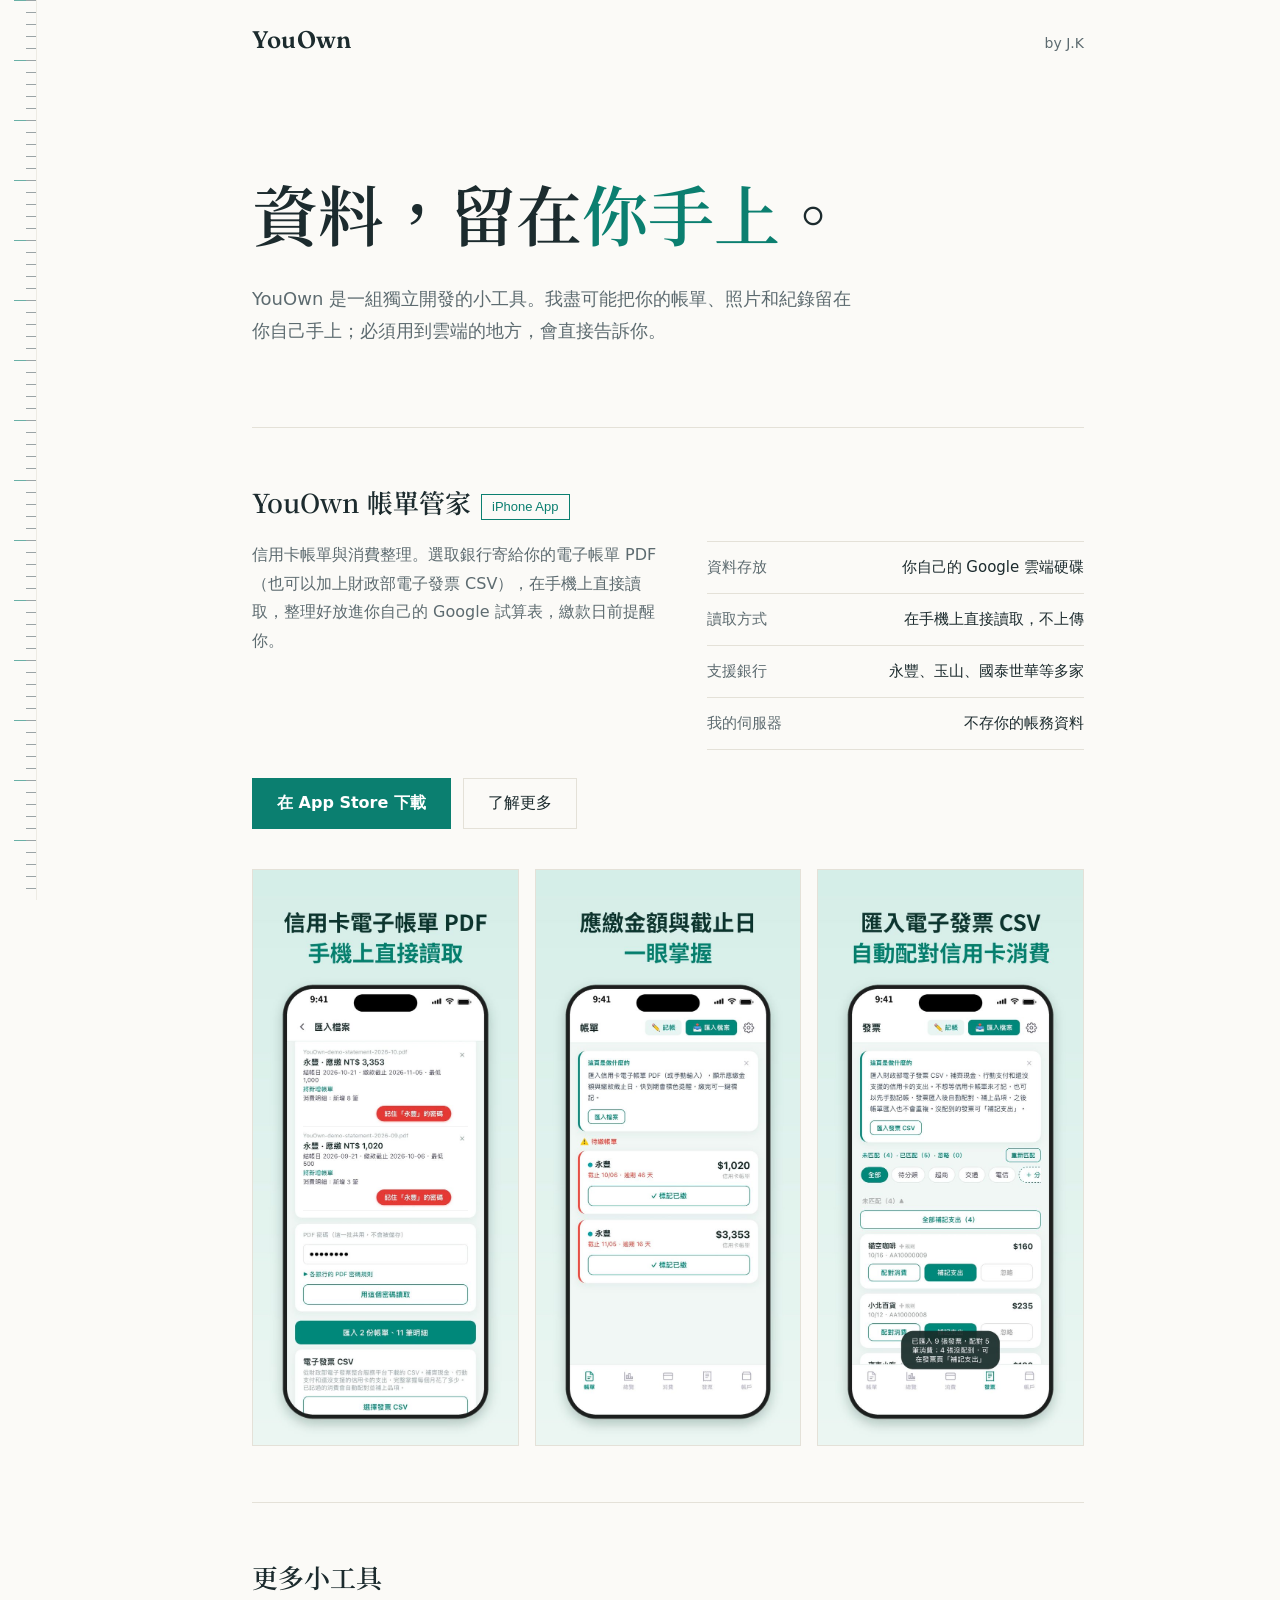
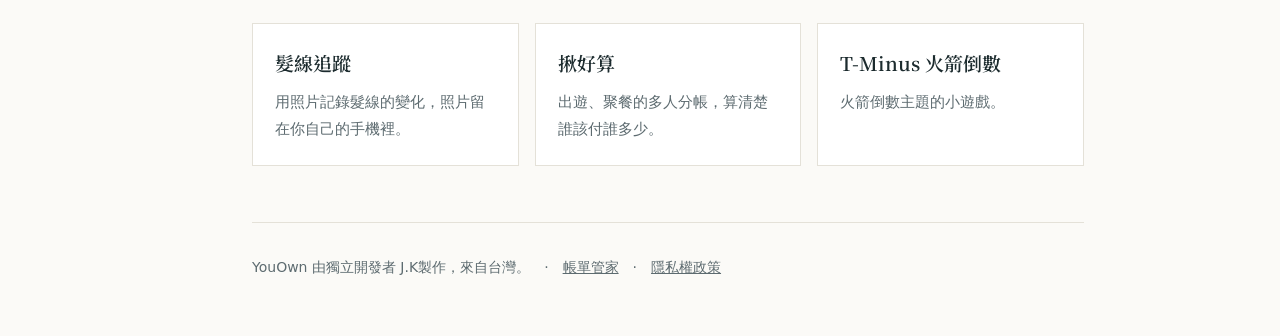
<file: index.html>
<!DOCTYPE html>
<html lang="zh-Hant-TW">
<head>
<meta charset="utf-8">
<meta name="viewport" content="width=device-width, initial-scale=1">
<title>YouOwn｜資料留在你手上的小工具</title>
<meta name="description" content="YouOwn 是一組把資料留在你手上的小工具：信用卡帳單管家、髮線追蹤、揪好算分帳、T-Minus 火箭倒數。">
<link rel="canonical" href="https://youown.app/">
<meta property="og:type" content="website">
<meta property="og:locale" content="zh_TW">
<meta property="og:site_name" content="YouOwn">
<meta property="og:title" content="YouOwn｜資料留在你手上的小工具">
<meta property="og:description" content="信用卡帳單管家、髮線追蹤、揪好算分帳、T-Minus 火箭倒數。每個工具都會說清楚你的資料放在哪裡。">
<meta property="og:url" content="https://youown.app/">
<meta name="theme-color" content="#fbfaf7">
<link rel="icon" href="/favicon.svg" type="image/svg+xml">
<link rel="apple-touch-icon" href="/apple-touch-icon.png">
<script type="application/ld+json">
{"@context":"https://schema.org","@graph":[
{"@type":"WebSite","name":"YouOwn","url":"https://youown.app/","inLanguage":"zh-Hant-TW"},
{"@type":"Organization","name":"YouOwn","url":"https://youown.app/","founder":{"@type":"Person","name":"J.K"}},
{"@type":"MobileApplication","name":"YouOwn 帳單管家","url":"https://youown.app/bills/","operatingSystem":"iOS","applicationCategory":"FinanceApplication","downloadUrl":"https://apps.apple.com/tw/app/youown-%E5%B8%B3%E5%96%AE%E7%AE%A1%E5%AE%B6/id6837612326"}
]}
</script>
<link rel="preconnect" href="https://fonts.googleapis.com">
<link rel="preconnect" href="https://fonts.gstatic.com" crossorigin>
<link href="https://fonts.googleapis.com/css2?family=Fraunces:opsz,wght@9..144,600&family=Noto+Serif+TC:wght@600&display=swap" rel="stylesheet">
<style>
:root{--bg:#fbfaf7;--ink:#1c2b2e;--mute:#5d6b70;--accent:#0b7f70;--line:#e4e1d8;--card:#fff}
*{box-sizing:border-box;margin:0}
html{scroll-padding-top:24px}
body{background:var(--bg);color:var(--ink);font:16px/1.8 "Noto Sans TC",system-ui,-apple-system,sans-serif;padding-left:56px}
body::before{content:"";position:fixed;left:0;top:0;bottom:0;width:36px;border-right:1px solid var(--line);opacity:.6;
background:repeating-linear-gradient(to bottom,var(--mute) 0 1px,transparent 1px 12px) right/10px 100% no-repeat,repeating-linear-gradient(to bottom,var(--accent) 0 1px,transparent 1px 60px) right/22px 100% no-repeat}
.wrap{max-width:880px;margin:0 auto;padding:0 24px}
a{color:inherit}
:focus-visible{outline:2px solid var(--accent);outline-offset:3px}
.serif{font-family:"Noto Serif TC","Fraunces",serif;font-weight:600}
header{display:flex;justify-content:space-between;align-items:baseline;padding:28px 0}
.mark{font:600 24px/1 "Fraunces",serif;letter-spacing:.01em;text-decoration:none}
.by{color:var(--mute);font-size:14px}
.hero{padding:88px 0 80px}
h1{font-size:clamp(36px,7vw,66px);line-height:1.25;margin-bottom:28px}
h1 em{font-style:normal;color:var(--accent)}
.lead{max-width:34em;color:var(--mute);font-size:18px}
section{border-top:1px solid var(--line);padding:56px 0}
h2{font-size:26px;line-height:1.4}
.status{display:inline-block;margin-left:10px;padding:1px 10px;border:1px solid var(--accent);color:var(--accent);font:400 13px/1.7 "Noto Sans TC",sans-serif;vertical-align:middle}
.flag{display:grid;grid-template-columns:1.1fr 1fr;gap:40px;margin-top:20px}
.flag p{color:var(--mute)}
dl{border-top:1px solid var(--line)}
dl div{display:flex;justify-content:space-between;gap:16px;padding:12px 0;border-bottom:1px solid var(--line);font-size:15px}
dt{color:var(--mute);flex:none}
dd{text-align:right}
.grid{display:grid;grid-template-columns:repeat(auto-fit,minmax(240px,1fr));gap:16px;margin-top:28px}
.card{display:block;background:var(--card);border:1px solid var(--line);padding:22px;text-decoration:none;transition:border-color .2s}
.card:hover{border-color:var(--accent)}
.card h3{font-size:19px;margin-bottom:8px}
.card p{color:var(--mute);font-size:15px}
.cta{display:flex;flex-wrap:wrap;gap:12px;margin-top:28px}
.btn{display:inline-block;background:var(--accent);color:#fff;font-weight:700;text-decoration:none;padding:10px 24px;border:1px solid var(--accent);transition:background .2s}
.btn:hover{background:#096b5e}
.btn.ghost{background:transparent;color:var(--ink);border-color:var(--line);font-weight:500}
.btn.ghost:hover{background:transparent;border-color:var(--accent)}
.shots{display:grid;grid-template-columns:repeat(3,1fr);gap:16px;margin-top:40px}
.shots img{display:block;width:100%;height:auto;border:1px solid var(--line)}
footer{border-top:1px solid var(--line);padding:32px 0 56px;color:var(--mute);font-size:14px}
@media(max-width:700px){body{padding-left:36px}body::before{width:20px}.flag{grid-template-columns:1fr}.shots{gap:10px}.hero{padding:56px 0}}
@media(prefers-reduced-motion:reduce){.card,.btn{transition:none}}
</style>
</head>
<body>
<div class="wrap">
<header>
<a class="mark" href="/">YouOwn</a>
<span class="by">by J.K</span>
</header>

<main>
<div class="hero">
<h1 class="serif">資料，留在<em>你手上</em>。</h1>
<p class="lead">YouOwn 是一組獨立開發的小工具。我盡可能把你的帳單、照片和紀錄留在你自己手上；必須用到雲端的地方，會直接告訴你。</p>
</div>

<section aria-labelledby="flagship">
<h2 id="flagship" class="serif">YouOwn 帳單管家<span class="status">iPhone App</span></h2>
<div class="flag">
<p>信用卡帳單與消費整理。選取銀行寄給你的電子帳單 PDF（也可以加上財政部電子發票 CSV），在手機上直接讀取，整理好放進你自己的 Google 試算表，繳款日前提醒你。</p>
<dl>
<div><dt>資料存放</dt><dd>你自己的 Google 雲端硬碟</dd></div>
<div><dt>讀取方式</dt><dd>在手機上直接讀取，不上傳</dd></div>
<div><dt>支援銀行</dt><dd>永豐、玉山、國泰世華等多家</dd></div>
<div><dt>我的伺服器</dt><dd>不存你的帳務資料</dd></div>
</dl>
</div>
<p class="cta"><a class="btn" href="https://apps.apple.com/tw/app/youown-%E5%B8%B3%E5%96%AE%E7%AE%A1%E5%AE%B6/id6837612326" rel="noopener">在 App Store 下載</a><a class="btn ghost" href="/bills/">了解更多</a></p>
<div class="shots">
<img src="/bills/screens/01-import.jpg" width="720" height="1565" alt="匯入信用卡電子帳單 PDF，在手機上直接讀取" loading="lazy">
<img src="/bills/screens/03-bills.jpg" width="720" height="1565" alt="帳單頁：應繳金額與繳款截止日" loading="lazy">
<img src="/bills/screens/06-invoices.jpg" width="720" height="1565" alt="發票頁：匯入電子發票 CSV，自動配對信用卡消費" loading="lazy">
</div>
</section>

<section aria-labelledby="more">
<h2 id="more" class="serif">更多小工具</h2>
<div class="grid">
<a class="card" href="/hairline-tracker/">
<h3 class="serif">髮線追蹤</h3>
<p>用照片記錄髮線的變化，照片留在你自己的手機裡。</p>
</a>
<a class="card" href="/joinfun/">
<h3 class="serif">揪好算</h3>
<p>出遊、聚餐的多人分帳，算清楚誰該付誰多少。</p>
</a>
<a class="card" href="/t-minus/">
<h3 class="serif">T-Minus 火箭倒數</h3>
<p>火箭倒數主題的小遊戲。</p>
</a>
</div>
</section>
</main>

<footer>YouOwn 由獨立開發者 J.K製作，來自台灣。　·　<a href="/bills/">帳單管家</a>　·　<a href="/bills/privacy/">隱私權政策</a></footer>
</div>
</body>
</html>
</file>
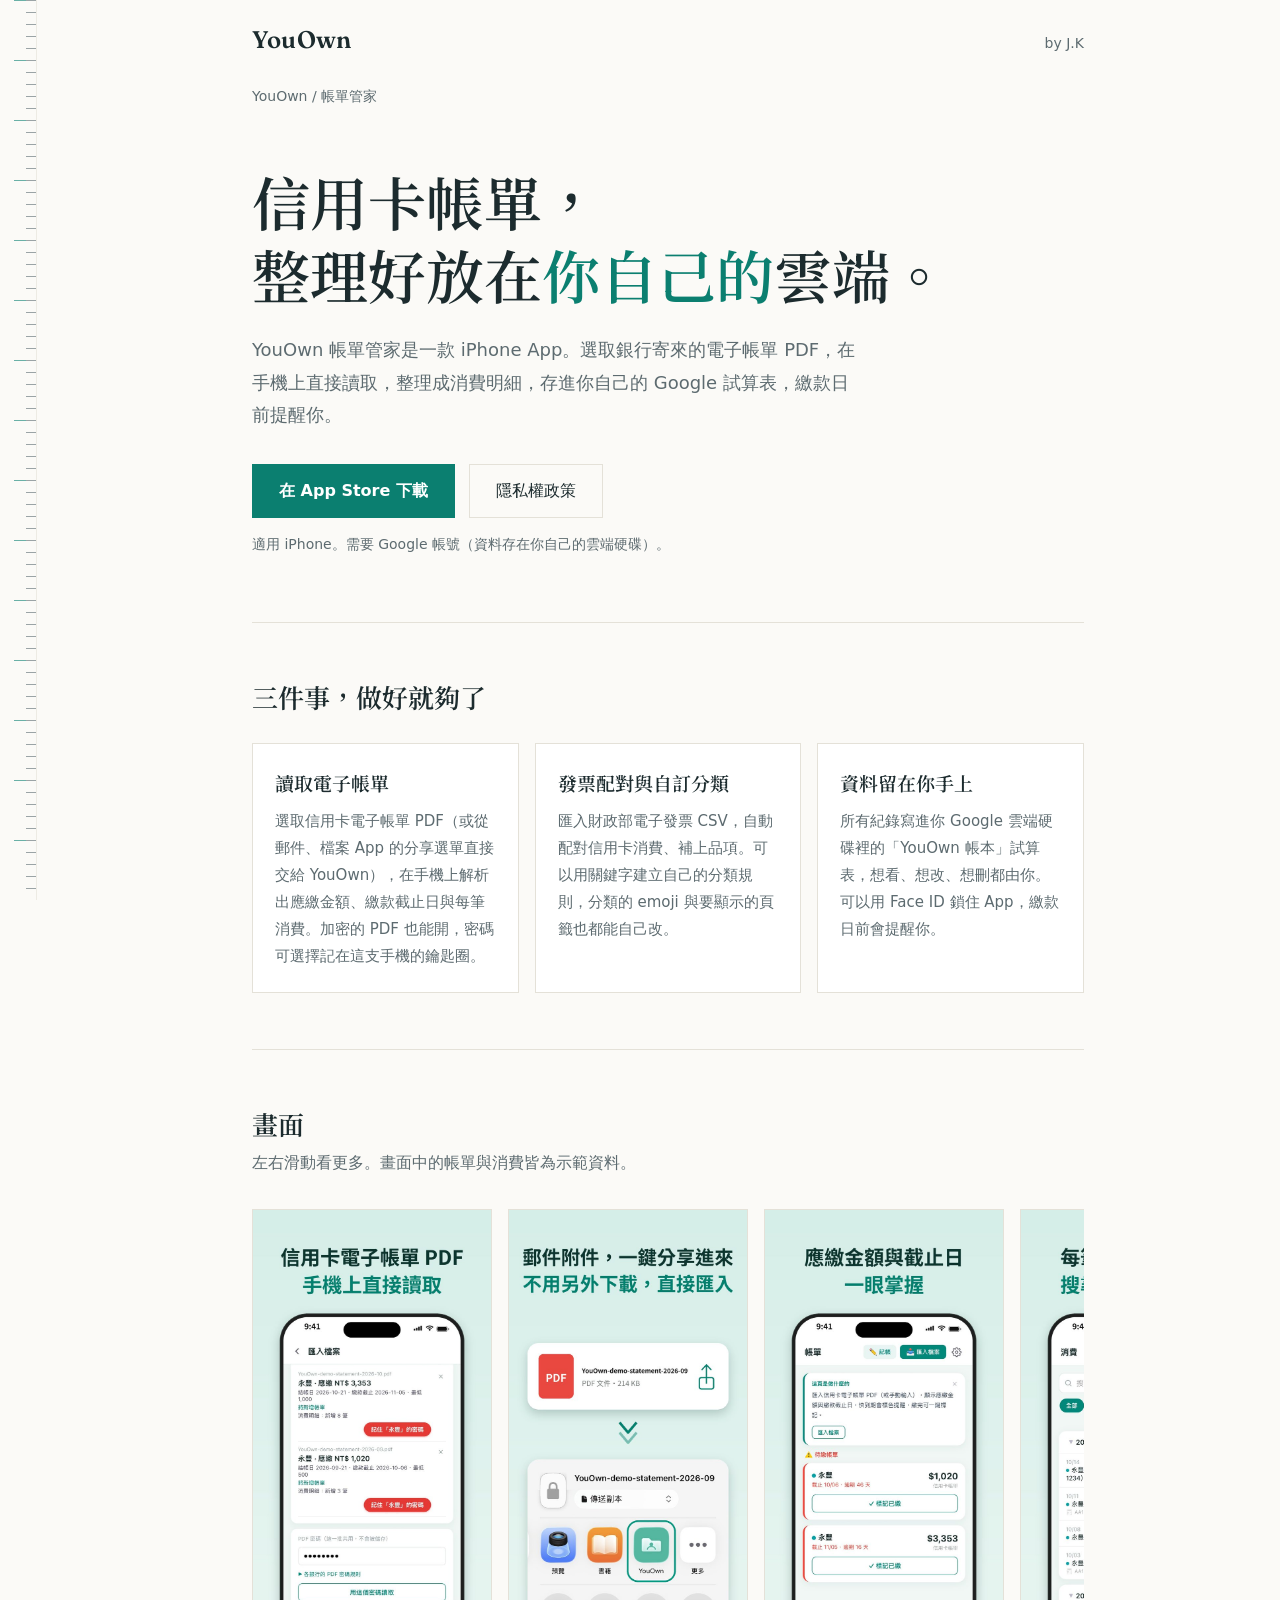
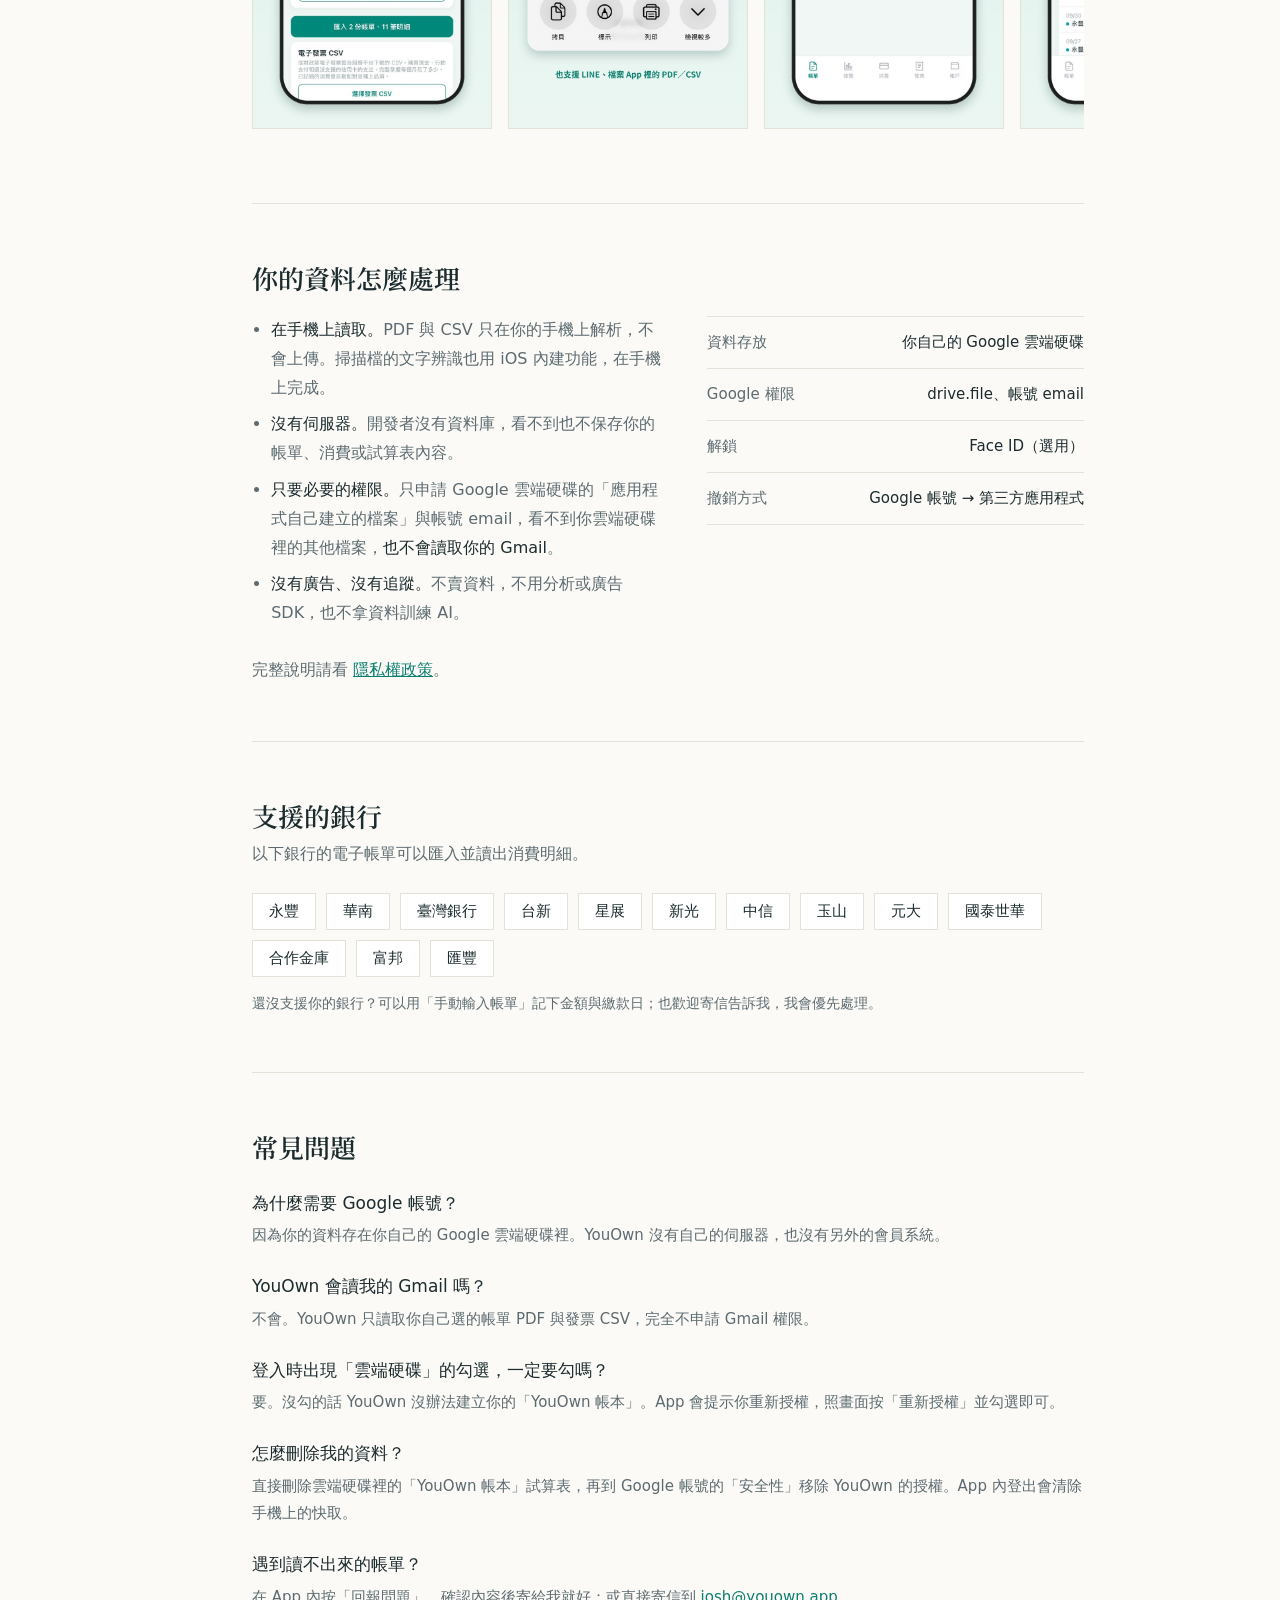
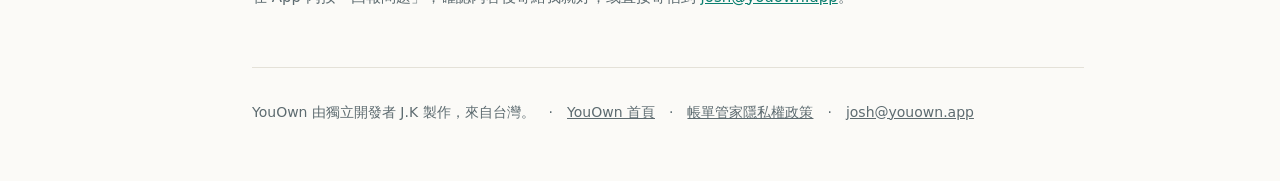
<file: bills/index.html>
<!DOCTYPE html>
<html lang="zh-Hant-TW">
<head>
<meta charset="utf-8">
<meta name="viewport" content="width=device-width, initial-scale=1">
<title>YouOwn 帳單管家｜信用卡帳單整理 iPhone App</title>
<meta name="description" content="YouOwn 帳單管家：在 iPhone 上直接讀取信用卡電子帳單 PDF 與電子發票 CSV，整理後存進你自己的 Google 試算表，繳款日前提醒你。沒有伺服器，不存你的帳務資料。">
<link rel="canonical" href="https://youown.app/bills/">
<meta property="og:type" content="website">
<meta property="og:locale" content="zh_TW">
<meta property="og:site_name" content="YouOwn">
<meta property="og:title" content="YouOwn 帳單管家｜信用卡帳單整理 iPhone App">
<meta property="og:description" content="在手機上讀取信用卡電子帳單與電子發票，整理後放進你自己的 Google 試算表。">
<meta property="og:url" content="https://youown.app/bills/">
<meta property="og:image" content="https://youown.app/bills/screens/01-import.jpg">
<meta name="theme-color" content="#fbfaf7">
<meta name="apple-itunes-app" content="app-id=6837612326">
<link rel="icon" href="/favicon.svg" type="image/svg+xml">
<link rel="apple-touch-icon" href="/apple-touch-icon.png">
<script type="application/ld+json">
{"@context":"https://schema.org","@type":"MobileApplication","name":"YouOwn 帳單管家","url":"https://youown.app/bills/","operatingSystem":"iOS","applicationCategory":"FinanceApplication","inLanguage":"zh-Hant-TW","downloadUrl":"https://apps.apple.com/tw/app/youown-%E5%B8%B3%E5%96%AE%E7%AE%A1%E5%AE%B6/id6837612326","image":"https://youown.app/bills/screens/01-import.jpg","description":"在 iPhone 上直接讀取信用卡電子帳單 PDF 與電子發票 CSV，整理後存進使用者自己的 Google 試算表。","author":{"@type":"Person","name":"J.K"},"publisher":{"@type":"Organization","name":"YouOwn","url":"https://youown.app/"}}
</script>
<link rel="preconnect" href="https://fonts.googleapis.com">
<link rel="preconnect" href="https://fonts.gstatic.com" crossorigin>
<link href="https://fonts.googleapis.com/css2?family=Fraunces:opsz,wght@9..144,600&family=Noto+Serif+TC:wght@600&display=swap" rel="stylesheet">
<style>
:root{--bg:#fbfaf7;--ink:#1c2b2e;--mute:#5d6b70;--accent:#0b7f70;--line:#e4e1d8;--card:#fff}
*{box-sizing:border-box;margin:0}
html{scroll-padding-top:24px}
body{background:var(--bg);color:var(--ink);font:16px/1.8 "Noto Sans TC",system-ui,-apple-system,sans-serif;padding-left:56px}
body::before{content:"";position:fixed;left:0;top:0;bottom:0;width:36px;border-right:1px solid var(--line);opacity:.6;
background:repeating-linear-gradient(to bottom,var(--mute) 0 1px,transparent 1px 12px) right/10px 100% no-repeat,repeating-linear-gradient(to bottom,var(--accent) 0 1px,transparent 1px 60px) right/22px 100% no-repeat}
.wrap{max-width:880px;margin:0 auto;padding:0 24px}
a{color:inherit}
:focus-visible{outline:2px solid var(--accent);outline-offset:3px}
.serif{font-family:"Noto Serif TC","Fraunces",serif;font-weight:600}
header{display:flex;justify-content:space-between;align-items:baseline;padding:28px 0}
.mark{font:600 24px/1 "Fraunces",serif;letter-spacing:.01em;text-decoration:none}
.by{color:var(--mute);font-size:14px}
.crumb{color:var(--mute);font-size:14px}
.crumb a{text-decoration:none}.crumb a:hover{color:var(--accent)}
.hero{padding:56px 0 64px}
h1{font-size:clamp(34px,6.4vw,58px);line-height:1.25;margin-bottom:24px}
h1 em{font-style:normal;color:var(--accent)}
.lead{max-width:34em;color:var(--mute);font-size:18px}
.cta{display:flex;flex-wrap:wrap;gap:14px;align-items:center;margin-top:32px}
.btn{display:inline-block;background:var(--accent);color:#fff;font-weight:700;text-decoration:none;padding:12px 26px;border:1px solid var(--accent);transition:background .2s}
.btn:hover{background:#096b5e}
.btn.ghost{background:transparent;color:var(--ink);border-color:var(--line);font-weight:500}
.btn.ghost:hover{border-color:var(--accent);background:transparent}
.note{color:var(--mute);font-size:14px;margin-top:14px}
section{border-top:1px solid var(--line);padding:56px 0}
h2{font-size:26px;line-height:1.4}
.sub{color:var(--mute);margin-top:6px}
.feat{display:grid;grid-template-columns:repeat(auto-fit,minmax(250px,1fr));gap:16px;margin-top:28px}
.feat div{background:var(--card);border:1px solid var(--line);padding:22px}
.feat h3{font-size:19px;margin-bottom:8px}
.feat p{color:var(--mute);font-size:15px}
.strip{display:flex;gap:16px;overflow-x:auto;scroll-snap-type:x mandatory;padding:4px 0 18px;margin-top:28px;scrollbar-color:var(--line) transparent}
.strip img{flex:none;width:min(240px,62vw);height:auto;border:1px solid var(--line);scroll-snap-align:start;display:block}
dl{border-top:1px solid var(--line);margin-top:24px}
dl div{display:flex;justify-content:space-between;gap:16px;padding:12px 0;border-bottom:1px solid var(--line);font-size:15px}
dt{color:var(--mute);flex:none}
dd{text-align:right}
.two{display:grid;grid-template-columns:1.1fr 1fr;gap:40px}
.two p,.two li{color:var(--mute)}
ul.plain{padding-left:1.2em}
ul.plain li{margin-bottom:8px}
ul.plain b{color:var(--ink);font-weight:500}
.chips{display:flex;flex-wrap:wrap;gap:10px;list-style:none;padding:0;margin-top:24px}
.chips li{border:1px solid var(--line);background:var(--card);padding:4px 16px;font-size:15px}
.faq h3{font-size:17px;margin:22px 0 4px;font-weight:500}
.faq p{color:var(--mute);font-size:15px}
.faq a,.link{color:var(--accent)}
footer{border-top:1px solid var(--line);padding:32px 0 56px;color:var(--mute);font-size:14px}
@media(max-width:700px){body{padding-left:36px}body::before{width:20px}.two{grid-template-columns:1fr;gap:24px}.hero{padding:32px 0 48px}}
@media(prefers-reduced-motion:reduce){.btn{transition:none}.strip{scroll-behavior:auto}}
</style>
</head>
<body>
<div class="wrap">
<header>
<a class="mark" href="/">YouOwn</a>
<span class="by">by J.K</span>
</header>

<main>
<p class="crumb"><a href="/">YouOwn</a> / 帳單管家</p>
<div class="hero">
<h1 class="serif">信用卡帳單，<br>整理好放在<em>你自己的</em>雲端。</h1>
<p class="lead">YouOwn 帳單管家是一款 iPhone App。選取銀行寄來的電子帳單 PDF，在手機上直接讀取，整理成消費明細，存進你自己的 Google 試算表，繳款日前提醒你。</p>
<div class="cta">
<a class="btn" href="https://apps.apple.com/tw/app/youown-%E5%B8%B3%E5%96%AE%E7%AE%A1%E5%AE%B6/id6837612326" rel="noopener">在 App Store 下載</a>
<a class="btn ghost" href="/bills/privacy/">隱私權政策</a>
</div>
<p class="note">適用 iPhone。需要 Google 帳號（資料存在你自己的雲端硬碟）。</p>
</div>

<section aria-labelledby="feat">
<h2 id="feat" class="serif">三件事，做好就夠了</h2>
<div class="feat">
<div>
<h3 class="serif">讀取電子帳單</h3>
<p>選取信用卡電子帳單 PDF（或從郵件、檔案 App 的分享選單直接交給 YouOwn），在手機上解析出應繳金額、繳款截止日與每筆消費。加密的 PDF 也能開，密碼可選擇記在這支手機的鑰匙圈。</p>
</div>
<div>
<h3 class="serif">發票配對與自訂分類</h3>
<p>匯入財政部電子發票 CSV，自動配對信用卡消費、補上品項。可以用關鍵字建立自己的分類規則，分類的 emoji 與要顯示的頁籤也都能自己改。</p>
</div>
<div>
<h3 class="serif">資料留在你手上</h3>
<p>所有紀錄寫進你 Google 雲端硬碟裡的「YouOwn 帳本」試算表，想看、想改、想刪都由你。可以用 Face ID 鎖住 App，繳款日前會提醒你。</p>
</div>
</div>
</section>

<section aria-labelledby="shots">
<h2 id="shots" class="serif">畫面</h2>
<p class="sub">左右滑動看更多。畫面中的帳單與消費皆為示範資料。</p>
<div class="strip" tabindex="0" role="group" aria-label="App 畫面截圖">
<img src="/bills/screens/01-import.jpg" width="720" height="1565" alt="匯入信用卡電子帳單 PDF，在手機上直接讀取">
<img src="/bills/screens/02-share.jpg" width="720" height="1565" alt="從郵件或檔案 App 的分享選單，直接把帳單交給 YouOwn">
<img src="/bills/screens/03-bills.jpg" width="720" height="1565" alt="帳單頁：應繳金額與繳款截止日">
<img src="/bills/screens/04-spending.jpg" width="720" height="1565" alt="消費明細：可搜尋、可分類" loading="lazy">
<img src="/bills/screens/05-overview.jpg" width="720" height="1565" alt="總覽：每月收支一目了然" loading="lazy">
<img src="/bills/screens/06-invoices.jpg" width="720" height="1565" alt="發票頁：匯入電子發票 CSV，自動配對信用卡消費" loading="lazy">
<img src="/bills/screens/07-security.jpg" width="720" height="1565" alt="設定頁：Face ID 鎖定，資料存在你自己的雲端硬碟" loading="lazy">
<img src="/bills/screens/08-personalize.jpg" width="720" height="1565" alt="自訂顯示的頁籤與分類 emoji" loading="lazy">
<img src="/bills/screens/09-rules.jpg" width="720" height="1565" alt="新增分類規則：用關鍵字自動分類發票" loading="lazy">
</div>
</section>

<section aria-labelledby="privacy">
<h2 id="privacy" class="serif">你的資料怎麼處理</h2>
<div class="two" style="margin-top:20px">
<ul class="plain">
<li><b>在手機上讀取。</b>PDF 與 CSV 只在你的手機上解析，不會上傳。掃描檔的文字辨識也用 iOS 內建功能，在手機上完成。</li>
<li><b>沒有伺服器。</b>開發者沒有資料庫，看不到也不保存你的帳單、消費或試算表內容。</li>
<li><b>只要必要的權限。</b>只申請 Google 雲端硬碟的「應用程式自己建立的檔案」與帳號 email，看不到你雲端硬碟裡的其他檔案，<b>也不會讀取你的 Gmail</b>。</li>
<li><b>沒有廣告、沒有追蹤。</b>不賣資料，不用分析或廣告 SDK，也不拿資料訓練 AI。</li>
</ul>
<dl style="margin-top:0">
<div><dt>資料存放</dt><dd>你自己的 Google 雲端硬碟</dd></div>
<div><dt>Google 權限</dt><dd>drive.file、帳號 email</dd></div>
<div><dt>解鎖</dt><dd>Face ID（選用）</dd></div>
<div><dt>撤銷方式</dt><dd>Google 帳號 → 第三方應用程式</dd></div>
</dl>
</div>
<p class="sub" style="margin-top:20px">完整說明請看 <a class="link" href="/bills/privacy/">隱私權政策</a>。</p>
</section>

<section aria-labelledby="banks">
<h2 id="banks" class="serif">支援的銀行</h2>
<p class="sub">以下銀行的電子帳單可以匯入並讀出消費明細。</p>
<ul class="chips"><li>永豐</li><li>華南</li><li>臺灣銀行</li><li>台新</li><li>星展</li><li>新光</li><li>中信</li><li>玉山</li><li>元大</li><li>國泰世華</li><li>合作金庫</li><li>富邦</li><li>匯豐</li></ul>
<p class="note">還沒支援你的銀行？可以用「手動輸入帳單」記下金額與繳款日；也歡迎寄信告訴我，我會優先處理。</p>
</section>

<section class="faq" aria-labelledby="faq">
<h2 id="faq" class="serif">常見問題</h2>
<h3>為什麼需要 Google 帳號？</h3>
<p>因為你的資料存在你自己的 Google 雲端硬碟裡。YouOwn 沒有自己的伺服器，也沒有另外的會員系統。</p>
<h3>YouOwn 會讀我的 Gmail 嗎？</h3>
<p>不會。YouOwn 只讀取你自己選的帳單 PDF 與發票 CSV，完全不申請 Gmail 權限。</p>
<h3>登入時出現「雲端硬碟」的勾選，一定要勾嗎？</h3>
<p>要。沒勾的話 YouOwn 沒辦法建立你的「YouOwn 帳本」。App 會提示你重新授權，照畫面按「重新授權」並勾選即可。</p>
<h3>怎麼刪除我的資料？</h3>
<p>直接刪除雲端硬碟裡的「YouOwn 帳本」試算表，再到 Google 帳號的「安全性」移除 YouOwn 的授權。App 內登出會清除手機上的快取。</p>
<h3>遇到讀不出來的帳單？</h3>
<p>在 App 內按「回報問題」，確認內容後寄給我就好；或直接寄信到 <a href="mailto:josh@youown.app">josh@youown.app</a>。</p>
</section>
</main>

<footer>YouOwn 由獨立開發者 J.K 製作，來自台灣。　·　<a href="/">YouOwn 首頁</a>　·　<a href="/bills/privacy/">帳單管家隱私權政策</a>　·　<a href="mailto:josh@youown.app">josh@youown.app</a></footer>
</div>
</body>
</html>
</file>
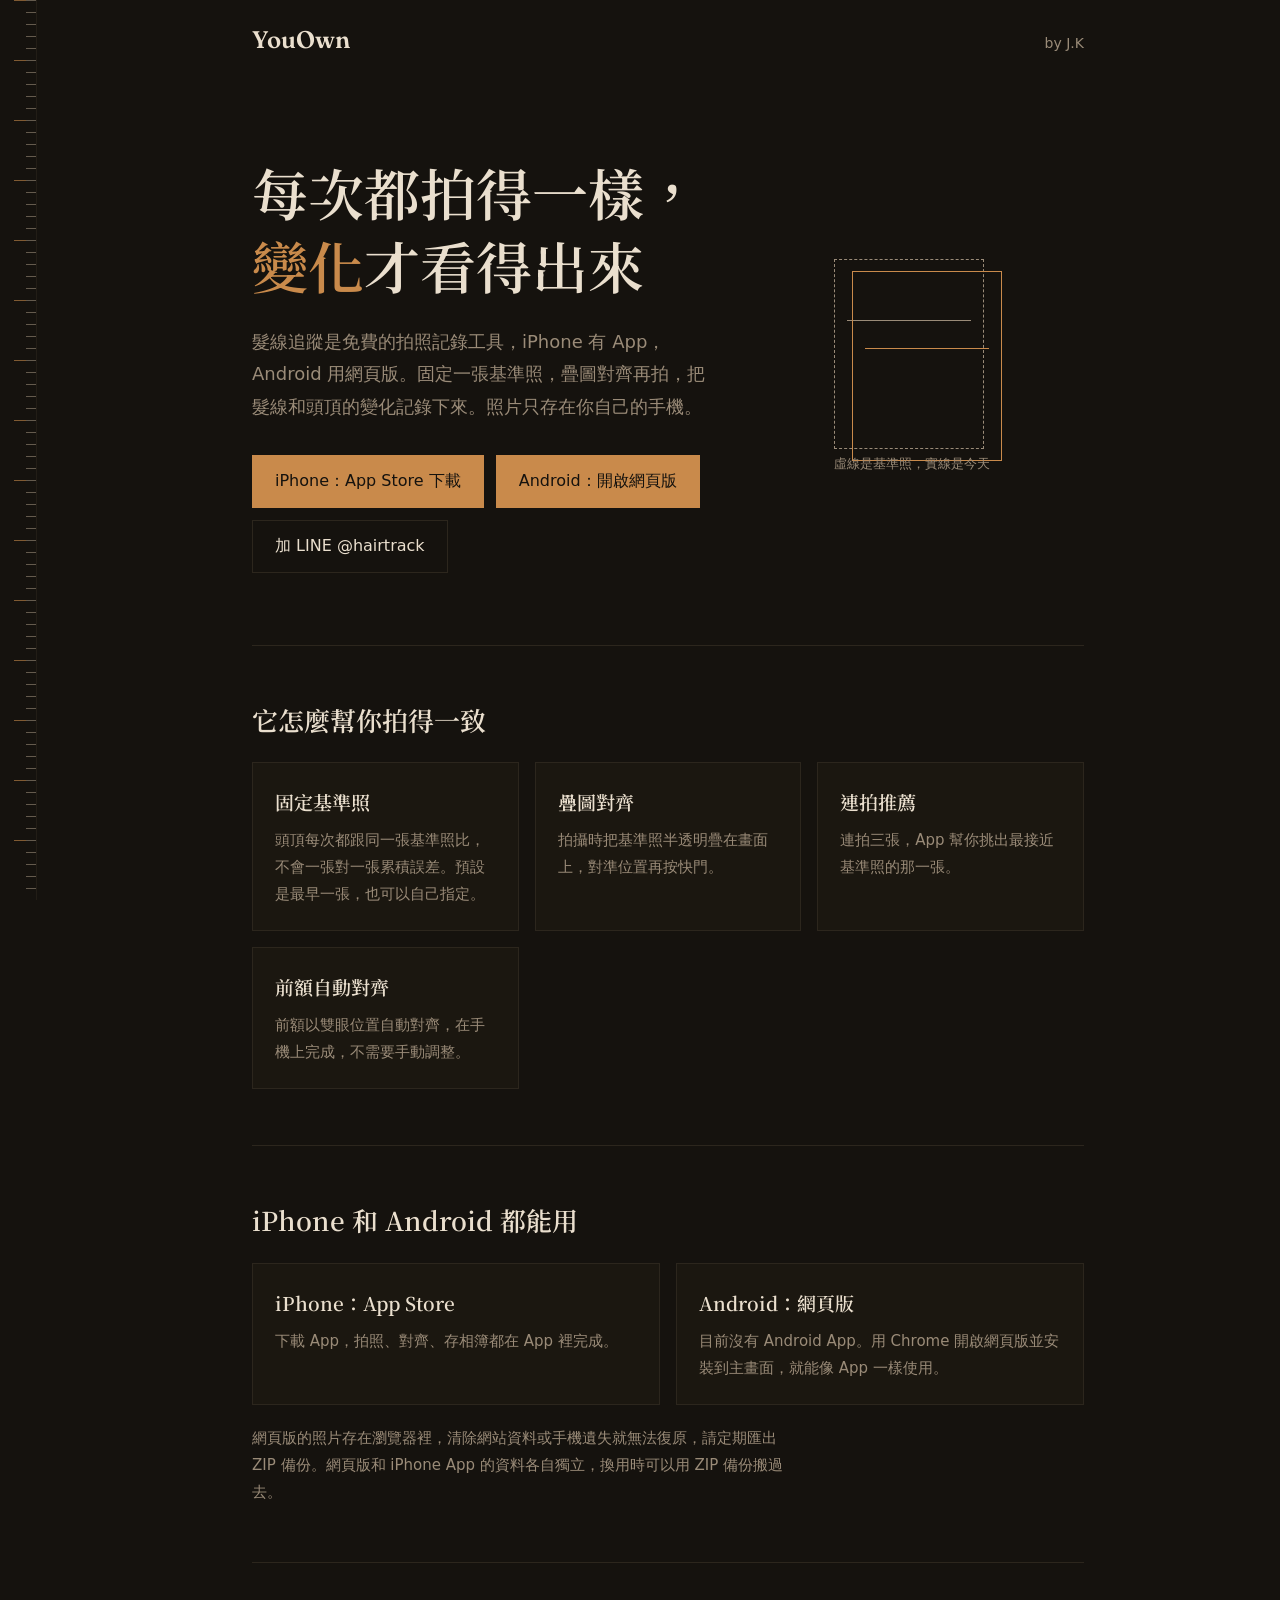
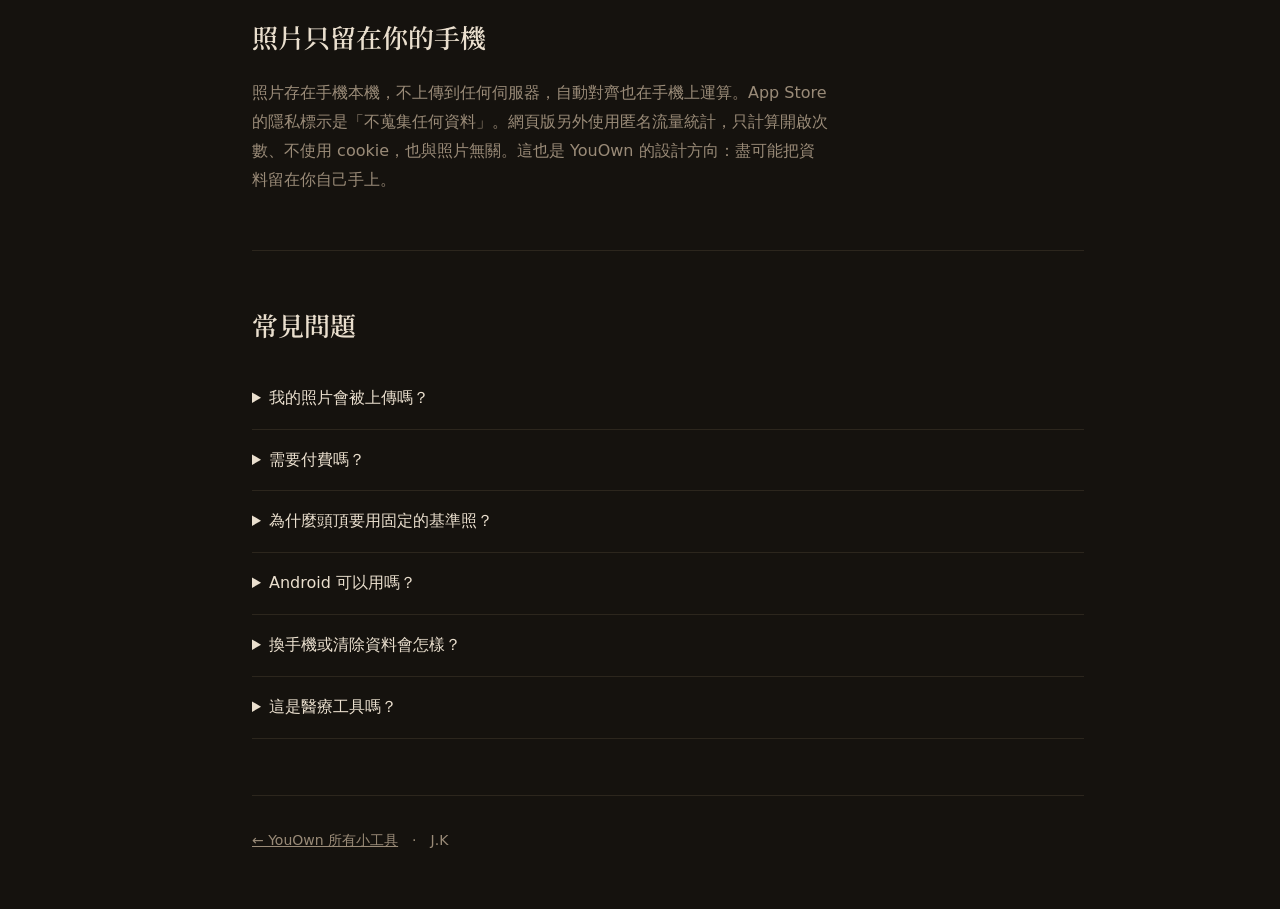
<file: hairline-tracker/index.html>
<!DOCTYPE html>
<html lang="zh-Hant-TW">
<head>
<meta charset="utf-8">
<meta name="viewport" content="width=device-width, initial-scale=1">
<title>髮線追蹤｜用固定基準照記錄髮線與頭頂變化（iPhone App、Android 網頁版）</title>
<meta name="description" content="免費的髮線追蹤工具，iPhone 有 App、Android 用網頁版。用同一張基準照疊圖對齊，照片只存在你的手機，不上傳。">
<link rel="canonical" href="https://youown.app/hairline-tracker/">
<meta property="og:type" content="website">
<meta property="og:locale" content="zh_TW">
<meta property="og:site_name" content="YouOwn">
<meta property="og:title" content="髮線追蹤｜用固定基準照記錄髮線與頭頂變化">
<meta property="og:description" content="iPhone App、Android 網頁版。疊圖對齊、連拍推薦，照片只存在你的手機。">
<meta property="og:url" content="https://youown.app/hairline-tracker/">
<meta property="og:image" content="https://hairline.youown.app/og-image.png">
<meta name="theme-color" content="#15120e">
<link rel="icon" href="/favicon.svg" type="image/svg+xml">
<link rel="apple-touch-icon" href="/apple-touch-icon.png">
<script type="application/ld+json">
{"@context":"https://schema.org","@graph":[
{"@type":"MobileApplication","name":"髮線追蹤","operatingSystem":"iOS","applicationCategory":"LifestyleApplication","inLanguage":["zh-Hant","en"],"installUrl":"https://apps.apple.com/tw/app/id6797518042","offers":{"@type":"Offer","price":"0","priceCurrency":"TWD"},"publisher":{"@type":"Organization","name":"YouOwn","url":"https://youown.app/"}},
{"@type":"WebApplication","name":"髮線追蹤 網頁版","url":"https://hairline.youown.app/","operatingSystem":"Android, Web","applicationCategory":"LifestyleApplication","inLanguage":["zh-Hant","en"],"offers":{"@type":"Offer","price":"0","priceCurrency":"TWD"},"publisher":{"@type":"Organization","name":"YouOwn","url":"https://youown.app/"}},
{"@type":"FAQPage","mainEntity":[
{"@type":"Question","name":"Android 可以用嗎？","acceptedAnswer":{"@type":"Answer","text":"可以，使用網頁版。用 Chrome 開啟網頁版並安裝到主畫面，就能像 App 一樣使用。目前沒有 Android App。"}},
{"@type":"Question","name":"換手機或清除資料會怎樣？","acceptedAnswer":{"@type":"Answer","text":"照片只存在你的手機，清除網站資料或手機遺失就無法復原。請定期匯出 ZIP 備份，換手機時匯入即可還原。"}},
{"@type":"Question","name":"我的照片會被上傳嗎？","acceptedAnswer":{"@type":"Answer","text":"不會。照片只存在你的手機裡，自動對齊也在手機上完成。"}},
{"@type":"Question","name":"需要付費嗎？","acceptedAnswer":{"@type":"Answer","text":"不用。功能全部免費，沒有付費牆，想支持開發可以自願贊助。"}},
{"@type":"Question","name":"為什麼頭頂要用固定的基準照？","acceptedAnswer":{"@type":"Answer","text":"頭頂沒有可靠的對齊參考點，如果每張都對齊上一張，誤差會一張張累積。所以每次都跟同一張基準照對照。"}},
{"@type":"Question","name":"這是醫療工具嗎？","acceptedAnswer":{"@type":"Answer","text":"不是。它只幫你把照片拍得一致、方便對照，不提供診斷。擔心脫髮請諮詢皮膚科醫師。"}}
]}]}
</script>
<link rel="preconnect" href="https://fonts.googleapis.com">
<link rel="preconnect" href="https://fonts.gstatic.com" crossorigin>
<link href="https://fonts.googleapis.com/css2?family=Fraunces:opsz,wght@9..144,600&family=Noto+Serif+TC:wght@600&display=swap" rel="stylesheet">
<link rel="stylesheet" href="/hairline.css">
<style>
.demo{position:relative;width:170px;height:210px;justify-self:center}
.f{position:absolute;width:150px;height:190px;border:1px solid}
.f::before{content:"";position:absolute;left:12px;right:12px;height:1px;background:currentColor}
.f1{color:var(--mute);border-style:dashed;top:0;left:0}
.f1::before{top:60px}
.f2{color:var(--accent);top:12px;left:18px}
.f2::before{top:76px}
.demo span{position:absolute;left:0;bottom:-6px;font-size:13px;color:var(--mute)}
</style>
</head>
<body>
<div class="wrap">
<header>
<a class="mark" href="/">YouOwn</a>
<span class="by">by J.K</span>
</header>
<main>
<div class="hero">
<div>
<h1 class="serif">每次都拍得一樣，<em>變化</em>才看得出來</h1>
<p class="lead">髮線追蹤是免費的拍照記錄工具，iPhone 有 App，Android 用網頁版。固定一張基準照，疊圖對齊再拍，把髮線和頭頂的變化記錄下來。照片只存在你自己的手機。</p>
<div class="cta">
<a class="btn" href="https://apps.apple.com/tw/app/id6797518042">iPhone：App Store 下載</a>
<a class="btn" href="https://hairline.youown.app">Android：開啟網頁版</a>
<a class="btn ghost" href="https://line.me/R/ti/p/@hairtrack">加 LINE @hairtrack</a>
</div>
</div>
<div class="demo" role="img" aria-label="基準照與今天的照片疊在一起對照的示意圖"><div class="f f1"></div><div class="f f2"></div><span>虛線是基準照，實線是今天</span></div>
</div>

<section aria-labelledby="how">
<h2 id="how" class="serif">它怎麼幫你拍得一致</h2>
<div class="grid">
<div class="card"><h3 class="serif">固定基準照</h3><p>頭頂每次都跟同一張基準照比，不會一張對一張累積誤差。預設是最早一張，也可以自己指定。</p></div>
<div class="card"><h3 class="serif">疊圖對齊</h3><p>拍攝時把基準照半透明疊在畫面上，對準位置再按快門。</p></div>
<div class="card"><h3 class="serif">連拍推薦</h3><p>連拍三張，App 幫你挑出最接近基準照的那一張。</p></div>
<div class="card"><h3 class="serif">前額自動對齊</h3><p>前額以雙眼位置自動對齊，在手機上完成，不需要手動調整。</p></div>
</div>
</section>

<section aria-labelledby="platforms">
<h2 id="platforms" class="serif">iPhone 和 Android 都能用</h2>
<div class="grid">
<div class="card"><h3 class="serif">iPhone：App Store</h3><p>下載 App，拍照、對齊、存相簿都在 App 裡完成。</p></div>
<div class="card"><h3 class="serif">Android：網頁版</h3><p>目前沒有 Android App。用 Chrome 開啟網頁版並安裝到主畫面，就能像 App 一樣使用。</p></div>
</div>
<p class="note" style="margin-top:20px;max-width:36em">網頁版的照片存在瀏覽器裡，清除網站資料或手機遺失就無法復原，請定期匯出 ZIP 備份。網頁版和 iPhone App 的資料各自獨立，換用時可以用 ZIP 備份搬過去。</p>
</section>

<section aria-labelledby="privacy">
<h2 id="privacy" class="serif">照片只留在你的手機</h2>
<p class="note" style="font-size:16px;max-width:36em">照片存在手機本機，不上傳到任何伺服器，自動對齊也在手機上運算。App Store 的隱私標示是「不蒐集任何資料」。網頁版另外使用匿名流量統計，只計算開啟次數、不使用 cookie，也與照片無關。這也是 YouOwn 的設計方向：盡可能把資料留在你自己手上。</p>
</section>

<section aria-labelledby="faq">
<h2 id="faq" class="serif">常見問題</h2>
<details><summary>我的照片會被上傳嗎？</summary><p>不會。照片只存在你的手機裡，自動對齊也在手機上完成。</p></details>
<details><summary>需要付費嗎？</summary><p>不用。功能全部免費，沒有付費牆。想支持開發的話，可以在 App 內自願贊助。</p></details>
<details><summary>為什麼頭頂要用固定的基準照？</summary><p>頭頂沒有可靠的對齊參考點，如果每張都對齊上一張，誤差會一張張累積。所以每次都跟同一張基準照對照。</p></details>
<details><summary>Android 可以用嗎？</summary><p>可以，使用網頁版。用 Chrome 開啟網頁版並安裝到主畫面，就能像 App 一樣使用。目前沒有 Android App。</p></details>
<details><summary>換手機或清除資料會怎樣？</summary><p>照片只存在你的手機，清除網站資料或手機遺失就無法復原。請定期匯出 ZIP 備份，換手機時匯入即可還原。</p></details>
<details><summary>這是醫療工具嗎？</summary><p>不是。它只幫你把照片拍得一致、方便對照，不提供診斷。擔心脫髮請諮詢皮膚科醫師。</p></details>
</section>
</main>
<footer><a href="/">← YouOwn 所有小工具</a>　·　J.K</footer>
</div>
</body>
</html>
</file>
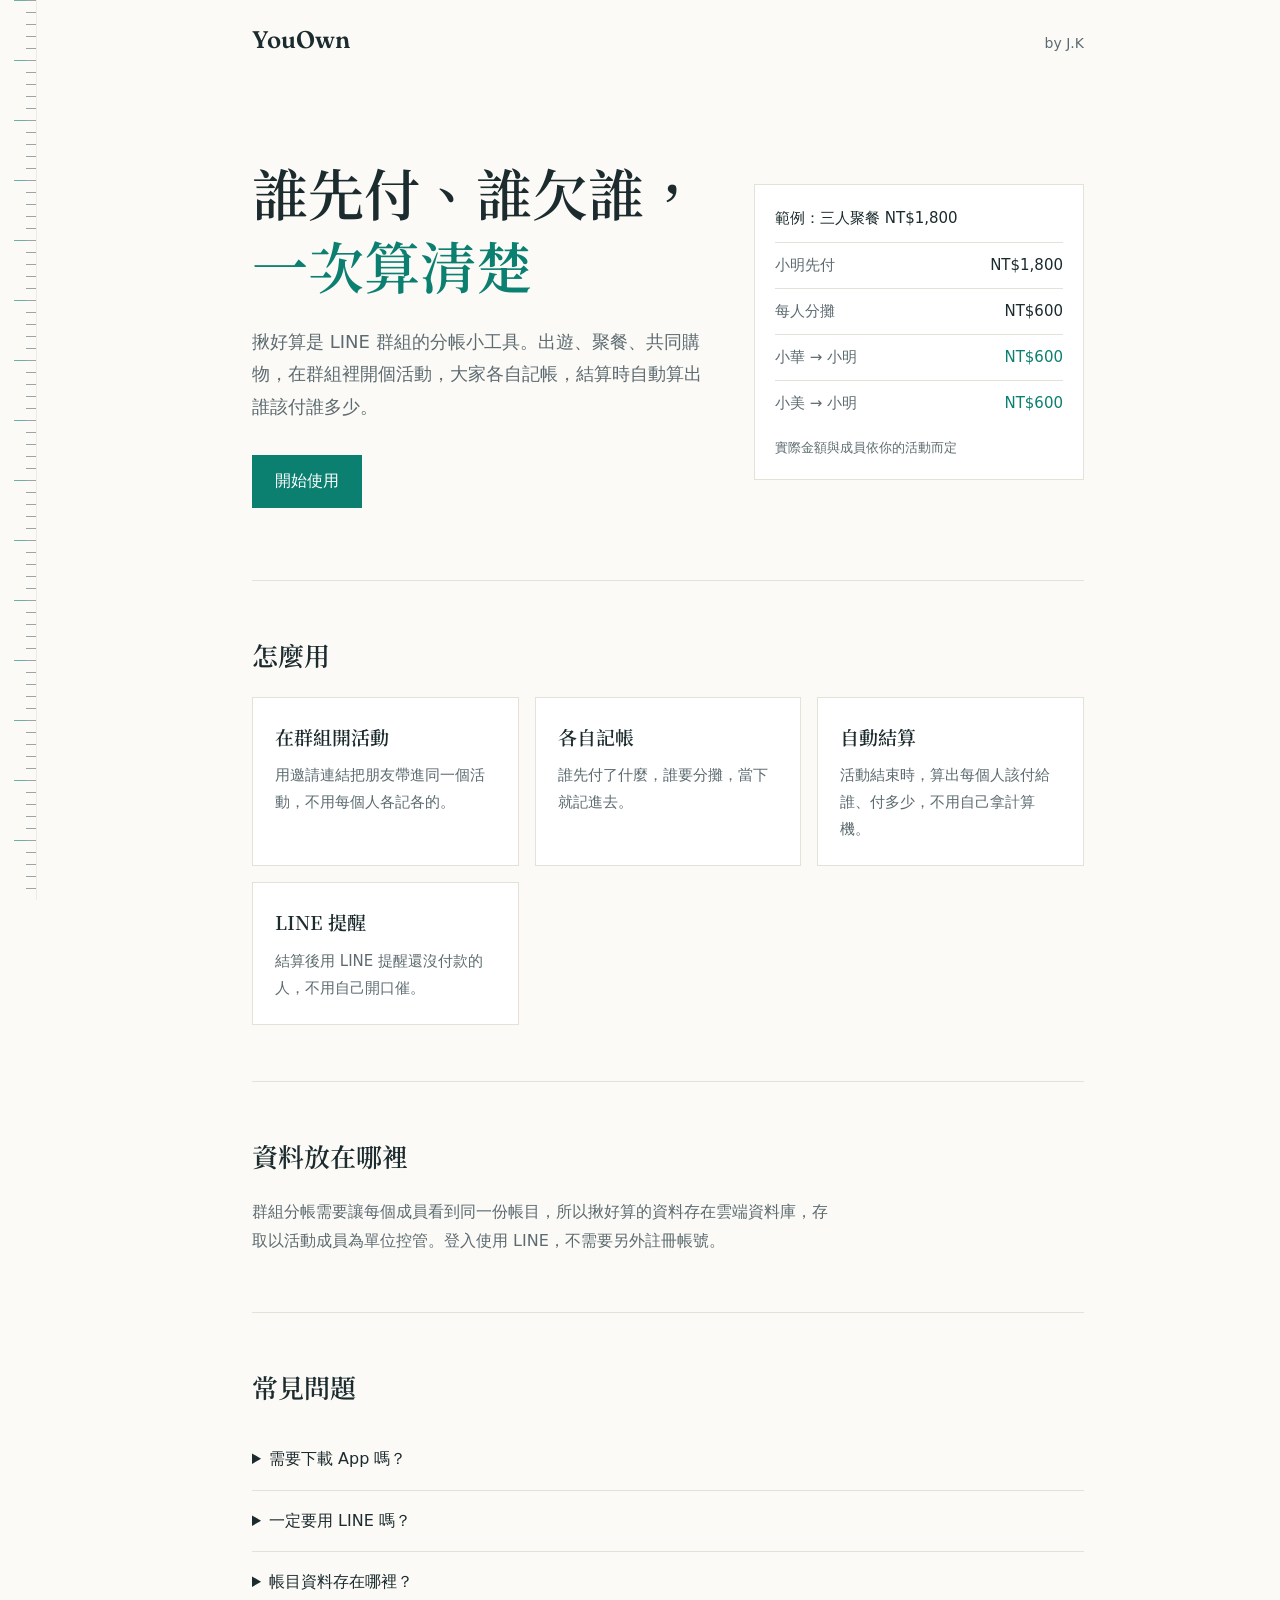
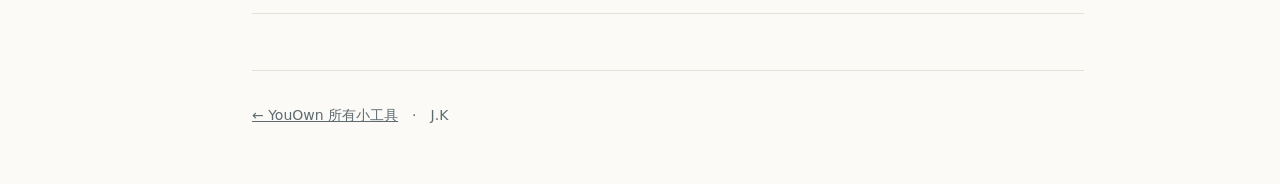
<file: joinfun/index.html>
<!DOCTYPE html>
<html lang="zh-Hant-TW">
<head>
<meta charset="utf-8">
<meta name="viewport" content="width=device-width, initial-scale=1">
<title>揪好算｜LINE 群組分帳，出遊聚餐一次算清楚</title>
<meta name="description" content="揪好算是 LINE 群組的分帳小工具。在群組開活動、記錄誰先付，自動算出誰該付誰多少，並用 LINE 提醒結算。">
<link rel="canonical" href="https://youown.app/joinfun/">
<meta property="og:type" content="website">
<meta property="og:locale" content="zh_TW">
<meta property="og:site_name" content="YouOwn">
<meta property="og:title" content="揪好算｜LINE 群組分帳，出遊聚餐一次算清楚">
<meta property="og:description" content="在 LINE 群組開活動、記帳、結算，還會用 LINE 提醒大家付款。">
<meta property="og:url" content="https://youown.app/joinfun/">
<meta name="theme-color" content="#fbfaf7">
<link rel="icon" href="/favicon.svg" type="image/svg+xml">
<link rel="apple-touch-icon" href="/apple-touch-icon.png">
<script type="application/ld+json">
{"@context":"https://schema.org","@graph":[
{"@type":"WebApplication","name":"揪好算","applicationCategory":"FinanceApplication","operatingSystem":"Web, LINE","inLanguage":"zh-Hant","offers":{"@type":"Offer","price":"0","priceCurrency":"TWD"},"publisher":{"@type":"Organization","name":"YouOwn","url":"https://youown.app/"}},
{"@type":"FAQPage","mainEntity":[
{"@type":"Question","name":"需要下載 App 嗎？","acceptedAnswer":{"@type":"Answer","text":"不用。揪好算是網頁，從 LINE 群組的連結直接開啟。"}},
{"@type":"Question","name":"一定要用 LINE 嗎？","acceptedAnswer":{"@type":"Answer","text":"是的。揪好算用 LINE 登入，也用 LINE 發送結算提醒，所以需要有 LINE 帳號。"}},
{"@type":"Question","name":"帳目資料存在哪裡？","acceptedAnswer":{"@type":"Answer","text":"存在雲端資料庫，因為群組分帳需要讓所有成員看到同一份帳目，存取以活動成員為單位控管。"}}
]}]}
</script>
<link rel="preconnect" href="https://fonts.googleapis.com">
<link rel="preconnect" href="https://fonts.gstatic.com" crossorigin>
<link href="https://fonts.googleapis.com/css2?family=Fraunces:opsz,wght@9..144,600&family=Noto+Serif+TC:wght@600&display=swap" rel="stylesheet">
<link rel="stylesheet" href="/site.css">
<style>
.ex{background:var(--card);border:1px solid var(--line);padding:20px;font-size:15px}
.ex b{display:block;font-weight:500;margin-bottom:10px}
.ex div{display:flex;justify-content:space-between;gap:12px;padding:9px 0;border-top:1px solid var(--line)}
.ex span{color:var(--mute)}
.ex em{font-style:normal;color:var(--accent)}
.ex small{display:block;margin-top:10px;color:var(--mute);font-size:13px}
</style>
</head>
<body>
<div class="wrap">
<header>
<a class="mark" href="/">YouOwn</a>
<span class="by">by J.K</span>
</header>
<main>
<div class="hero">
<div>
<h1 class="serif">誰先付、誰欠誰，<em>一次算清楚</em></h1>
<p class="lead">揪好算是 LINE 群組的分帳小工具。出遊、聚餐、共同購物，在群組裡開個活動，大家各自記帳，結算時自動算出誰該付誰多少。</p>
<div class="cta"><a class="btn" href="https://jhs-app.vercel.app/">開始使用</a></div>
</div>
<div class="ex" role="img" aria-label="三人聚餐分帳的範例">
<b>範例：三人聚餐 NT$1,800</b>
<div><span>小明先付</span>NT$1,800</div>
<div><span>每人分攤</span>NT$600</div>
<div><span>小華 → 小明</span><em>NT$600</em></div>
<div><span>小美 → 小明</span><em>NT$600</em></div>
<small>實際金額與成員依你的活動而定</small>
</div>
</div>

<section aria-labelledby="how">
<h2 id="how" class="serif">怎麼用</h2>
<div class="grid">
<div class="card"><h3 class="serif">在群組開活動</h3><p>用邀請連結把朋友帶進同一個活動，不用每個人各記各的。</p></div>
<div class="card"><h3 class="serif">各自記帳</h3><p>誰先付了什麼，誰要分攤，當下就記進去。</p></div>
<div class="card"><h3 class="serif">自動結算</h3><p>活動結束時，算出每個人該付給誰、付多少，不用自己拿計算機。</p></div>
<div class="card"><h3 class="serif">LINE 提醒</h3><p>結算後用 LINE 提醒還沒付款的人，不用自己開口催。</p></div>
</div>
</section>

<section aria-labelledby="data">
<h2 id="data" class="serif">資料放在哪裡</h2>
<p class="note" style="font-size:16px;max-width:36em">群組分帳需要讓每個成員看到同一份帳目，所以揪好算的資料存在雲端資料庫，存取以活動成員為單位控管。登入使用 LINE，不需要另外註冊帳號。</p>
</section>

<section aria-labelledby="faq">
<h2 id="faq" class="serif">常見問題</h2>
<details><summary>需要下載 App 嗎？</summary><p>不用。揪好算是網頁，從 LINE 群組的連結直接開啟。</p></details>
<details><summary>一定要用 LINE 嗎？</summary><p>是的。揪好算用 LINE 登入，也用 LINE 發送結算提醒，所以需要有 LINE 帳號。</p></details>
<details><summary>帳目資料存在哪裡？</summary><p>存在雲端資料庫，因為群組分帳需要讓所有成員看到同一份帳目，存取以活動成員為單位控管。</p></details>
</section>
</main>
<footer><a href="/">← YouOwn 所有小工具</a>　·　J.K</footer>
</div>
</body>
</html>
</file>
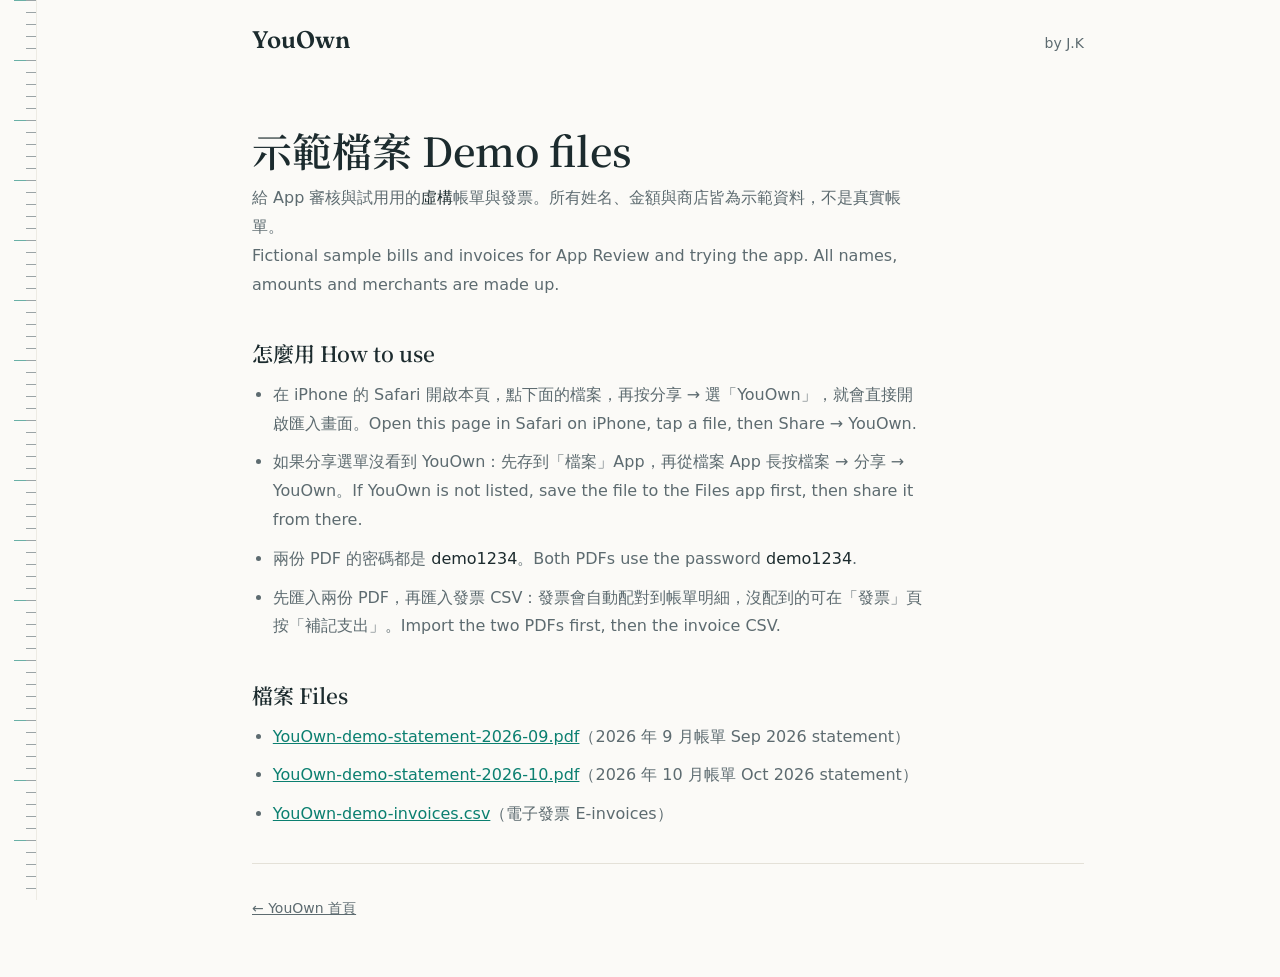
<file: review/index.html>
<!DOCTYPE html>
<html lang="zh-Hant-TW">
<head>
<meta charset="utf-8">
<meta name="viewport" content="width=device-width, initial-scale=1">
<title>示範檔案｜YouOwn 帳單管家</title>
<meta name="robots" content="noindex">
<link rel="canonical" href="https://youown.app/review/">
<meta name="theme-color" content="#141a20">
<link rel="icon" href="/favicon.svg" type="image/svg+xml">
<link rel="apple-touch-icon" href="/apple-touch-icon.png">
<link rel="preconnect" href="https://fonts.googleapis.com">
<link rel="preconnect" href="https://fonts.gstatic.com" crossorigin>
<link href="https://fonts.googleapis.com/css2?family=Fraunces:opsz,wght@9..144,600&family=Noto+Serif+TC:wght@600&display=swap" rel="stylesheet">
<link rel="stylesheet" href="/site.css">
<style>
.doc{max-width:42em;padding-bottom:24px}
.doc h1{font-size:clamp(28px,5vw,40px);margin:40px 0 8px}
.doc h2{font-size:21px;margin:40px 0 12px}
.doc p,.doc li{color:var(--mute);margin-bottom:10px}
.doc ul{padding-left:1.3em;margin-bottom:10px}
.doc b{color:var(--ink);font-weight:500}
.doc a{color:var(--accent)}
.date{color:var(--mute);font-size:14px}
</style>
</head>
<body>
<div class="wrap">
<header>
<a class="mark" href="/">YouOwn</a>
<span class="by">by J.K</span>
</header>
<main class="doc">
<h1 class="serif">示範檔案 Demo files</h1>
<p>給 App 審核與試用用的<b>虛構</b>帳單與發票。所有姓名、金額與商店皆為示範資料，不是真實帳單。<br>Fictional sample bills and invoices for App Review and trying the app. All names, amounts and merchants are made up.</p>

<h2 class="serif">怎麼用 How to use</h2>
<ul>
<li>在 iPhone 的 Safari 開啟本頁，點下面的檔案，再按分享 → 選「YouOwn」，就會直接開啟匯入畫面。Open this page in Safari on iPhone, tap a file, then Share → YouOwn.</li>
<li>如果分享選單沒看到 YouOwn：先存到「檔案」App，再從檔案 App 長按檔案 → 分享 → YouOwn。If YouOwn is not listed, save the file to the Files app first, then share it from there.</li>
<li>兩份 PDF 的密碼都是 <b>demo1234</b>。Both PDFs use the password <b>demo1234</b>.</li>
<li>先匯入兩份 PDF，再匯入發票 CSV：發票會自動配對到帳單明細，沒配到的可在「發票」頁按「補記支出」。Import the two PDFs first, then the invoice CSV.</li>
</ul>

<h2 class="serif">檔案 Files</h2>
<ul>
<li><a href="/review/YouOwn-demo-statement-2026-09.pdf">YouOwn-demo-statement-2026-09.pdf</a>（2026 年 9 月帳單 Sep 2026 statement）</li>
<li><a href="/review/YouOwn-demo-statement-2026-10.pdf">YouOwn-demo-statement-2026-10.pdf</a>（2026 年 10 月帳單 Oct 2026 statement）</li>
<li><a href="/review/YouOwn-demo-invoices.csv">YouOwn-demo-invoices.csv</a>（電子發票 E-invoices）</li>
</ul>
</main>
<footer><a href="/">← YouOwn 首頁</a></footer>
</div>
</body>
</html>
</file>
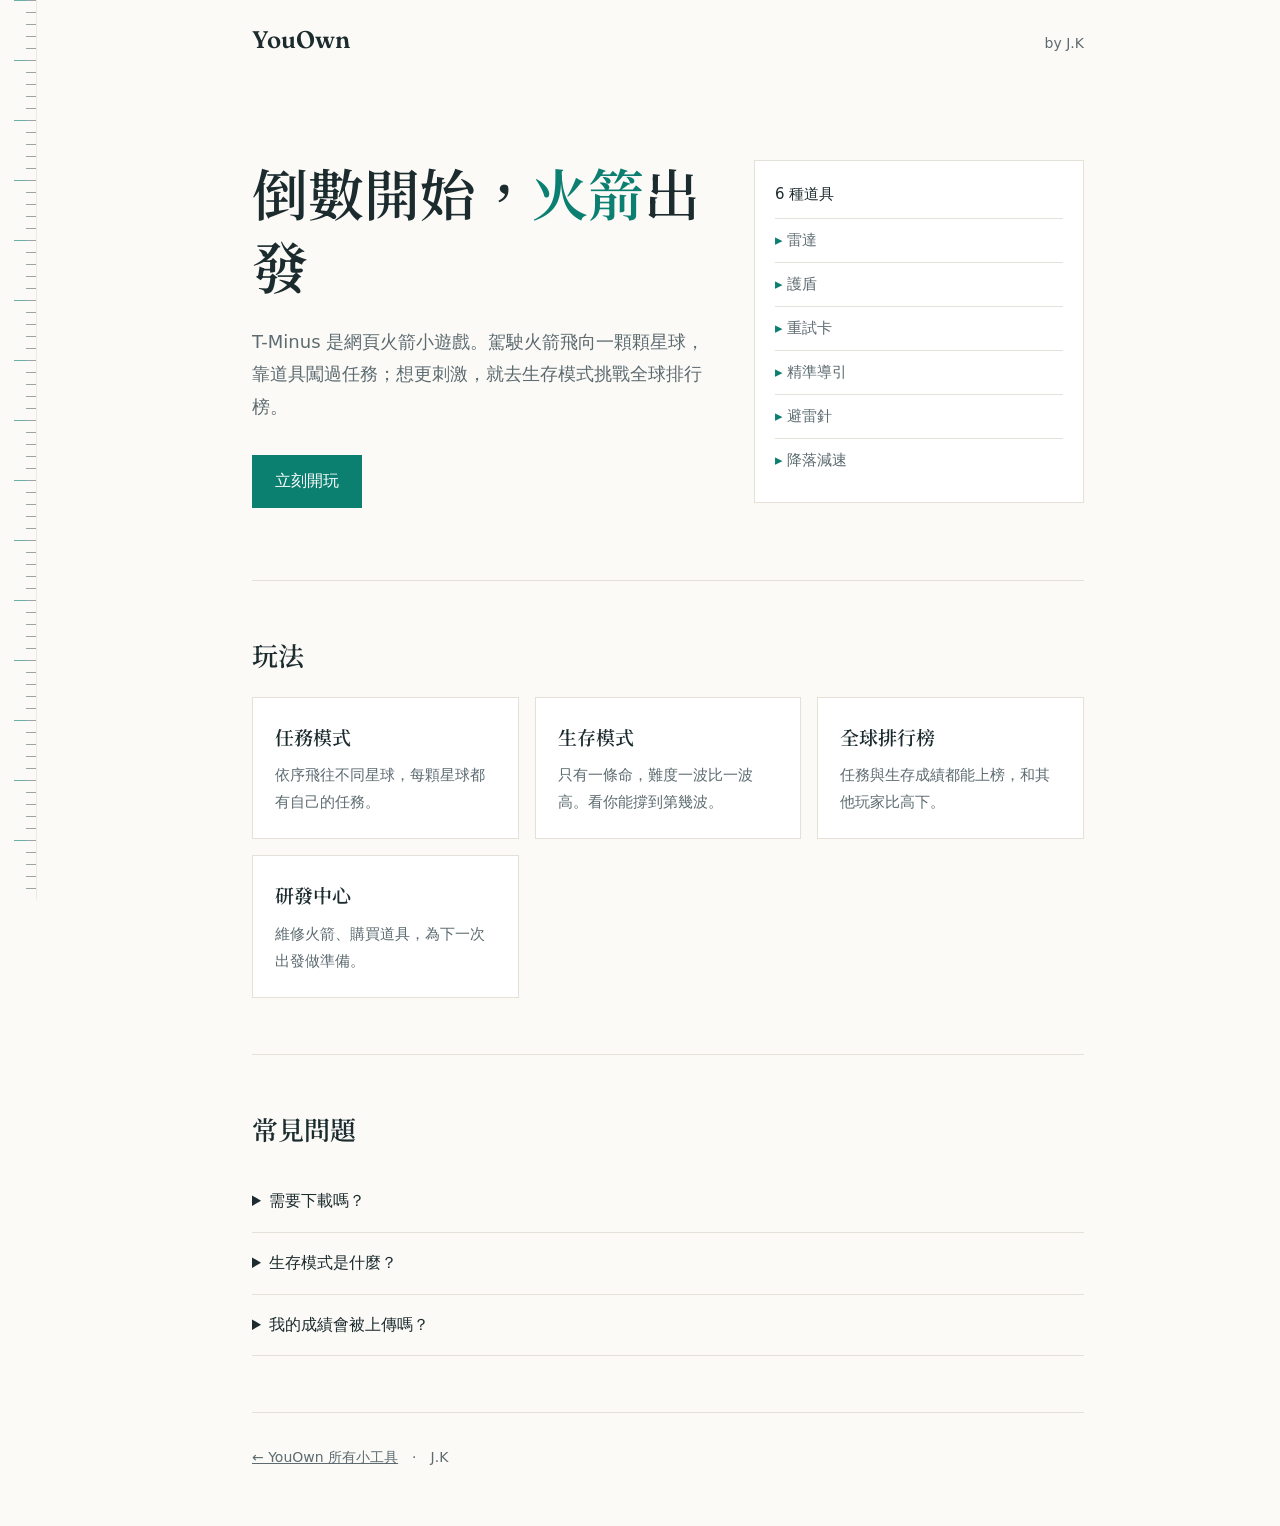
<file: t-minus/index.html>
<!DOCTYPE html>
<html lang="zh-Hant-TW">
<head>
<meta charset="utf-8">
<meta name="viewport" content="width=device-width, initial-scale=1">
<title>T-Minus 火箭倒數｜網頁火箭小遊戲，闖關、生存、全球排行榜</title>
<meta name="description" content="T-Minus 火箭倒數是免費開玩的網頁小遊戲。駕駛火箭飛向星球，用 6 種道具闖關，生存模式還能挑戰全球排行榜。">
<link rel="canonical" href="https://youown.app/t-minus/">
<meta property="og:type" content="website">
<meta property="og:locale" content="zh_TW">
<meta property="og:site_name" content="YouOwn">
<meta property="og:title" content="T-Minus 火箭倒數｜網頁火箭小遊戲">
<meta property="og:description" content="任務闖關、生存模式、全球排行榜。打開網頁就能玩。">
<meta property="og:url" content="https://youown.app/t-minus/">
<meta name="theme-color" content="#141a20">
<link rel="icon" href="/favicon.svg" type="image/svg+xml">
<link rel="apple-touch-icon" href="/apple-touch-icon.png">
<script type="application/ld+json">
{"@context":"https://schema.org","@graph":[
{"@type":"VideoGame","name":"T-Minus 火箭倒數","gamePlatform":"Web","applicationCategory":"Game","inLanguage":"zh-Hant","url":"https://t-minus.youown.app/","publisher":{"@type":"Organization","name":"YouOwn","url":"https://youown.app/"}},
{"@type":"FAQPage","mainEntity":[
{"@type":"Question","name":"需要下載嗎？","acceptedAnswer":{"@type":"Answer","text":"不用。T-Minus 是網頁遊戲，用手機或電腦的瀏覽器打開就能玩。"}},
{"@type":"Question","name":"生存模式是什麼？","acceptedAnswer":{"@type":"Answer","text":"你只有一條命，難度會一波比一波高。你的成績會上傳到全球排行榜，看你能撐到第幾名。"}},
{"@type":"Question","name":"我的成績會被上傳嗎？","acceptedAnswer":{"@type":"Answer","text":"排行榜的成績會上傳到雲端，用來顯示全球排名。"}}
]}]}
</script>
<link rel="preconnect" href="https://fonts.googleapis.com">
<link rel="preconnect" href="https://fonts.gstatic.com" crossorigin>
<link href="https://fonts.googleapis.com/css2?family=Fraunces:opsz,wght@9..144,600&family=Noto+Serif+TC:wght@600&display=swap" rel="stylesheet">
<link rel="stylesheet" href="/site.css">
<style>
.ex{background:var(--card);border:1px solid var(--line);padding:20px;font-size:15px}
.ex b{display:block;font-weight:500;margin-bottom:10px}
.ex div{padding:8px 0;border-top:1px solid var(--line);color:var(--mute)}
.ex div::before{content:"▸ ";color:var(--accent)}
</style>
</head>
<body>
<div class="wrap">
<header>
<a class="mark" href="/">YouOwn</a>
<span class="by">by J.K</span>
</header>
<main>
<div class="hero">
<div>
<h1 class="serif">倒數開始，<em>火箭</em>出發</h1>
<p class="lead">T-Minus 是網頁火箭小遊戲。駕駛火箭飛向一顆顆星球，靠道具闖過任務；想更刺激，就去生存模式挑戰全球排行榜。</p>
<div class="cta"><a class="btn" href="https://t-minus.youown.app/">立刻開玩</a></div>
</div>
<div class="ex" role="list" aria-label="六種道具">
<b>6 種道具</b>
<div role="listitem">雷達</div>
<div role="listitem">護盾</div>
<div role="listitem">重試卡</div>
<div role="listitem">精準導引</div>
<div role="listitem">避雷針</div>
<div role="listitem">降落減速</div>
</div>
</div>

<section aria-labelledby="modes">
<h2 id="modes" class="serif">玩法</h2>
<div class="grid">
<div class="card"><h3 class="serif">任務模式</h3><p>依序飛往不同星球，每顆星球都有自己的任務。</p></div>
<div class="card"><h3 class="serif">生存模式</h3><p>只有一條命，難度一波比一波高。看你能撐到第幾波。</p></div>
<div class="card"><h3 class="serif">全球排行榜</h3><p>任務與生存成績都能上榜，和其他玩家比高下。</p></div>
<div class="card"><h3 class="serif">研發中心</h3><p>維修火箭、購買道具，為下一次出發做準備。</p></div>
</div>
</section>

<section aria-labelledby="faq">
<h2 id="faq" class="serif">常見問題</h2>
<details><summary>需要下載嗎？</summary><p>不用。T-Minus 是網頁遊戲，用手機或電腦的瀏覽器打開就能玩。</p></details>
<details><summary>生存模式是什麼？</summary><p>你只有一條命，難度會一波比一波高。你的成績會上傳到全球排行榜，看你能撐到第幾名。</p></details>
<details><summary>我的成績會被上傳嗎？</summary><p>排行榜的成績會上傳到雲端，用來顯示全球排名。</p></details>
</section>
</main>
<footer><a href="/">← YouOwn 所有小工具</a>　·　J.K</footer>
</div>
</body>
</html>
</file>
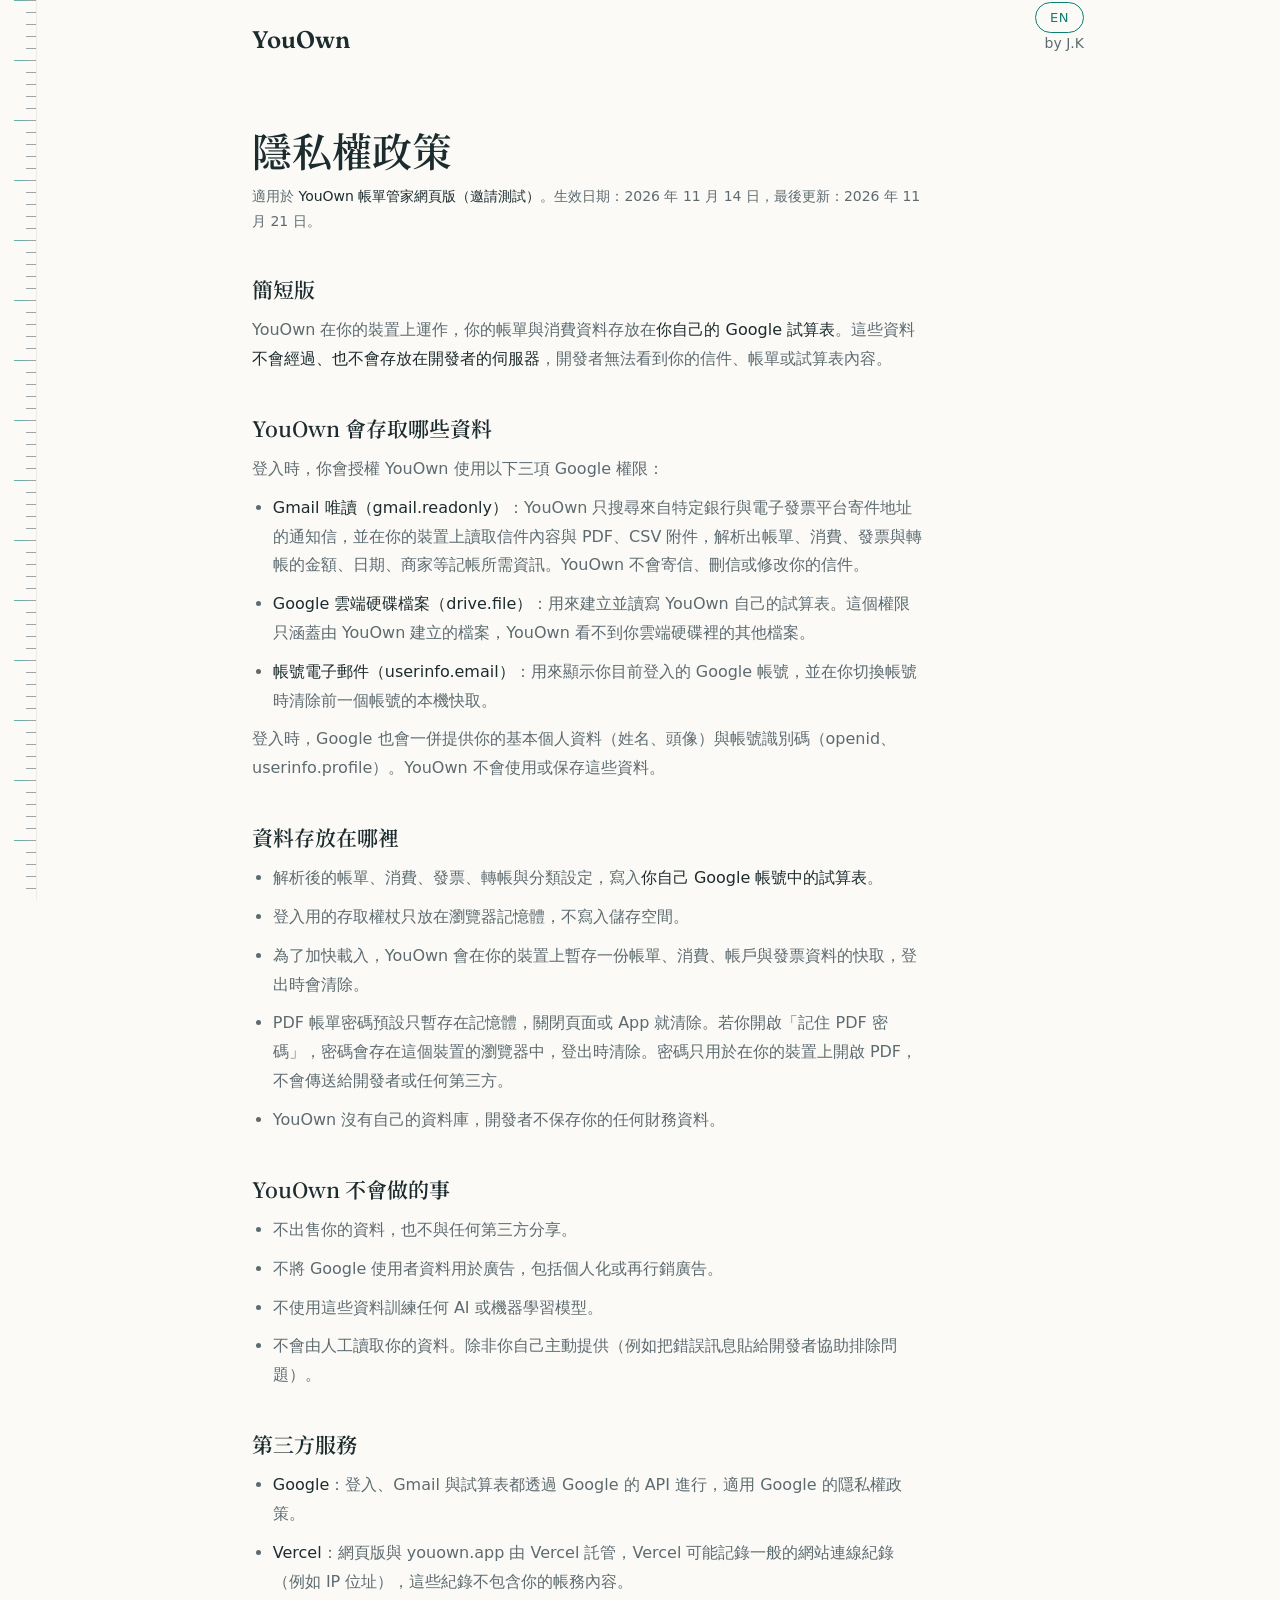
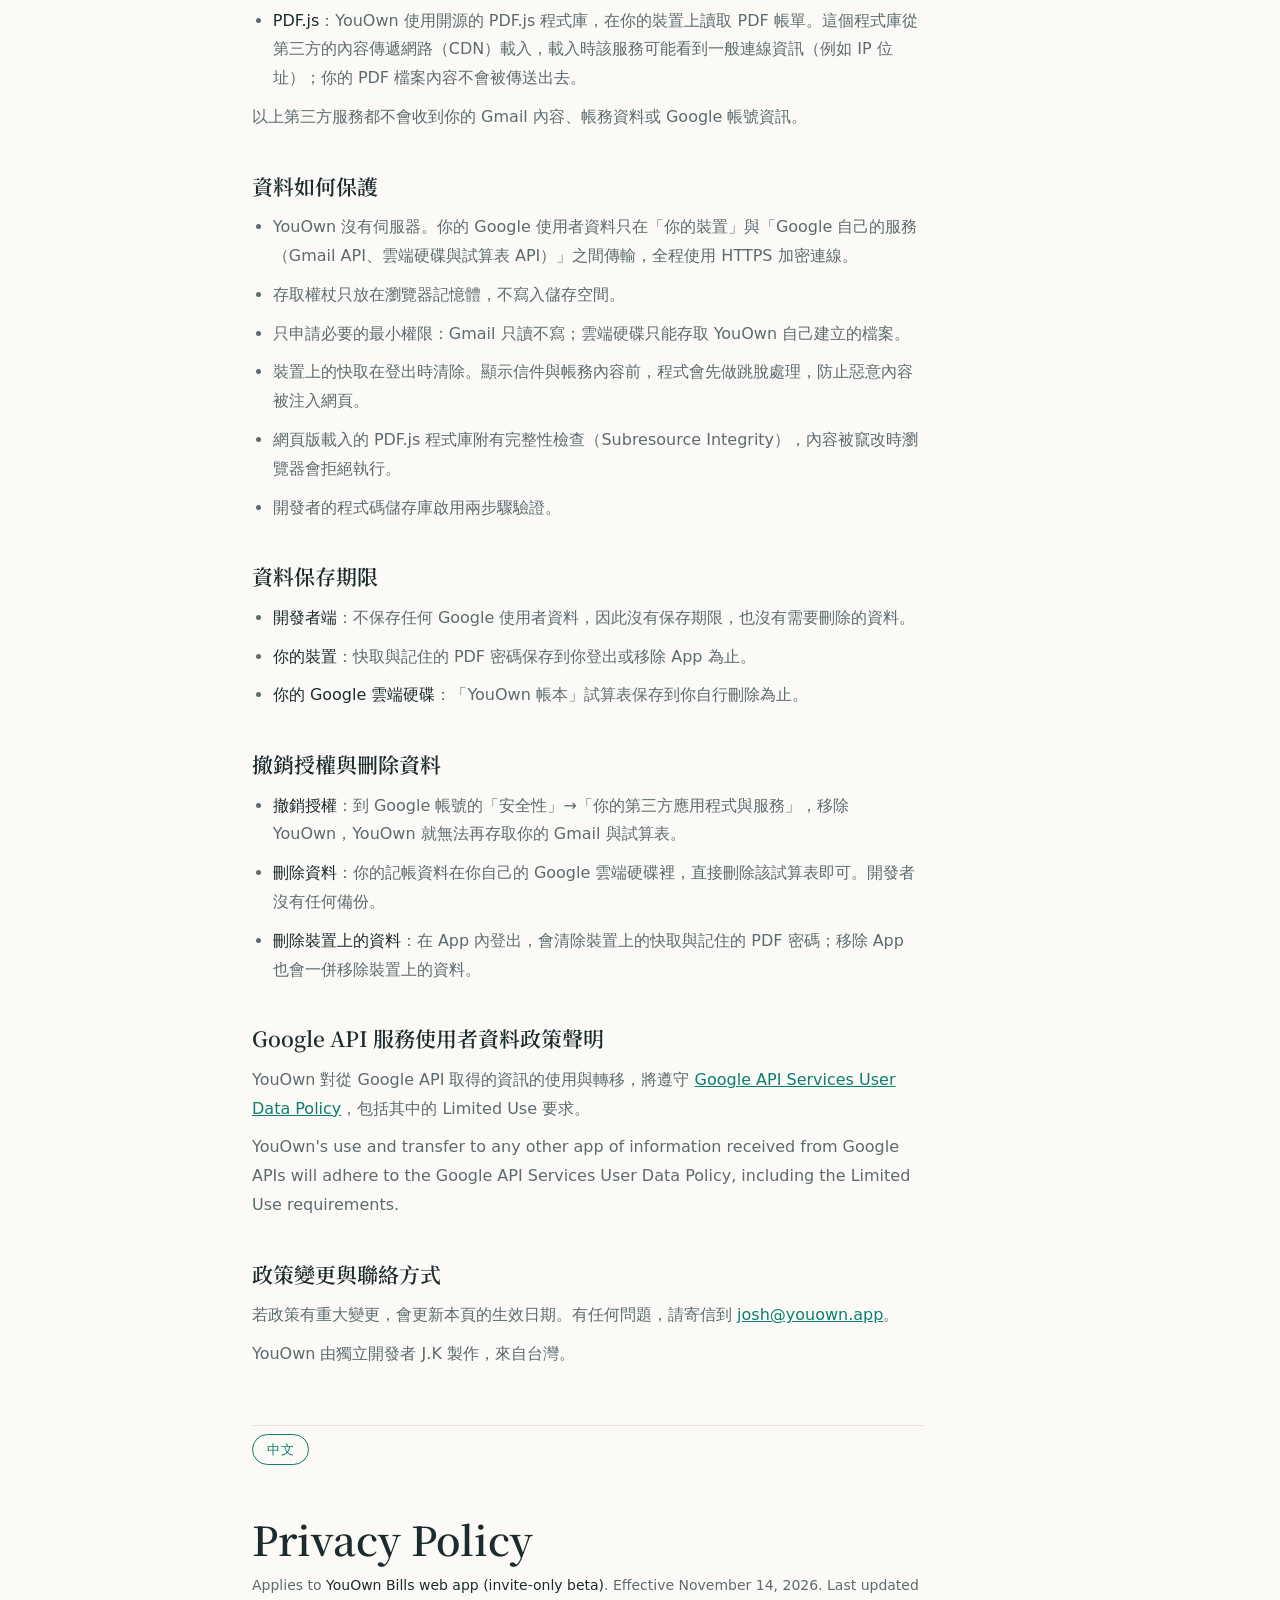
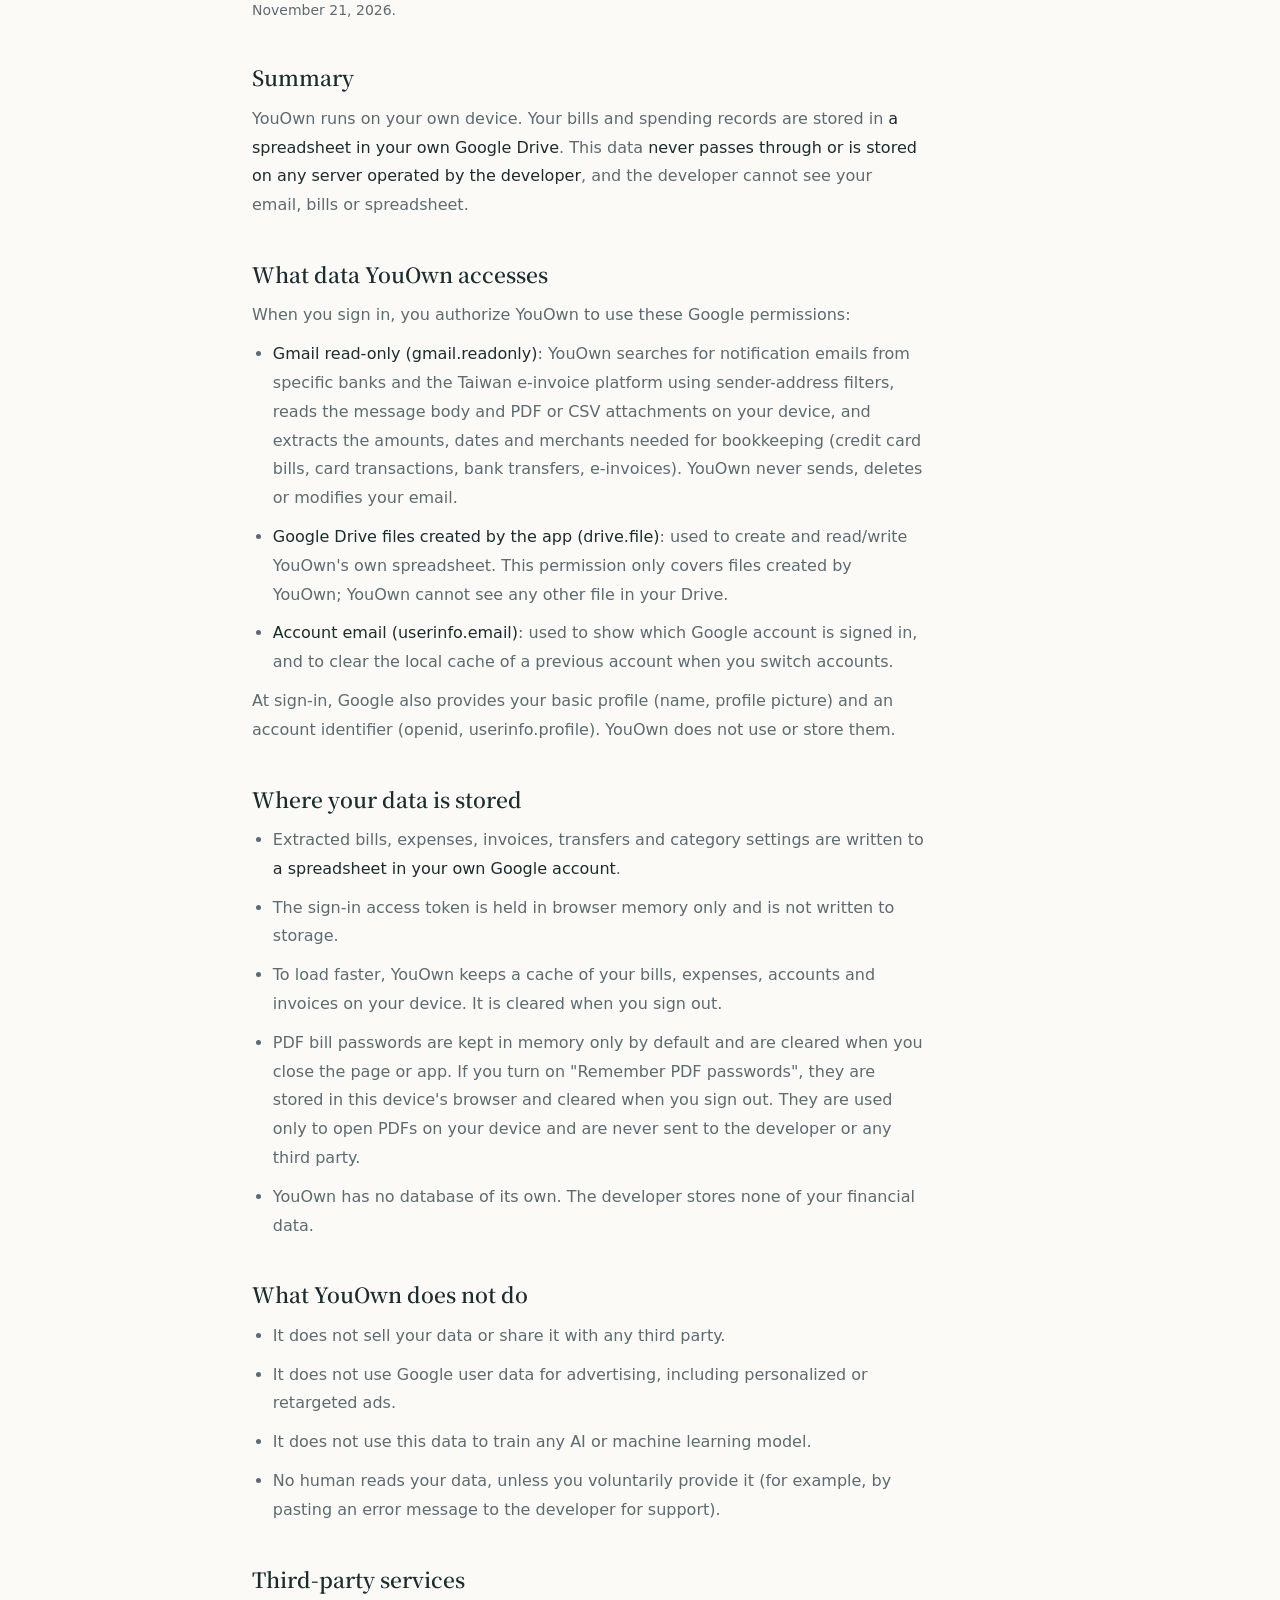
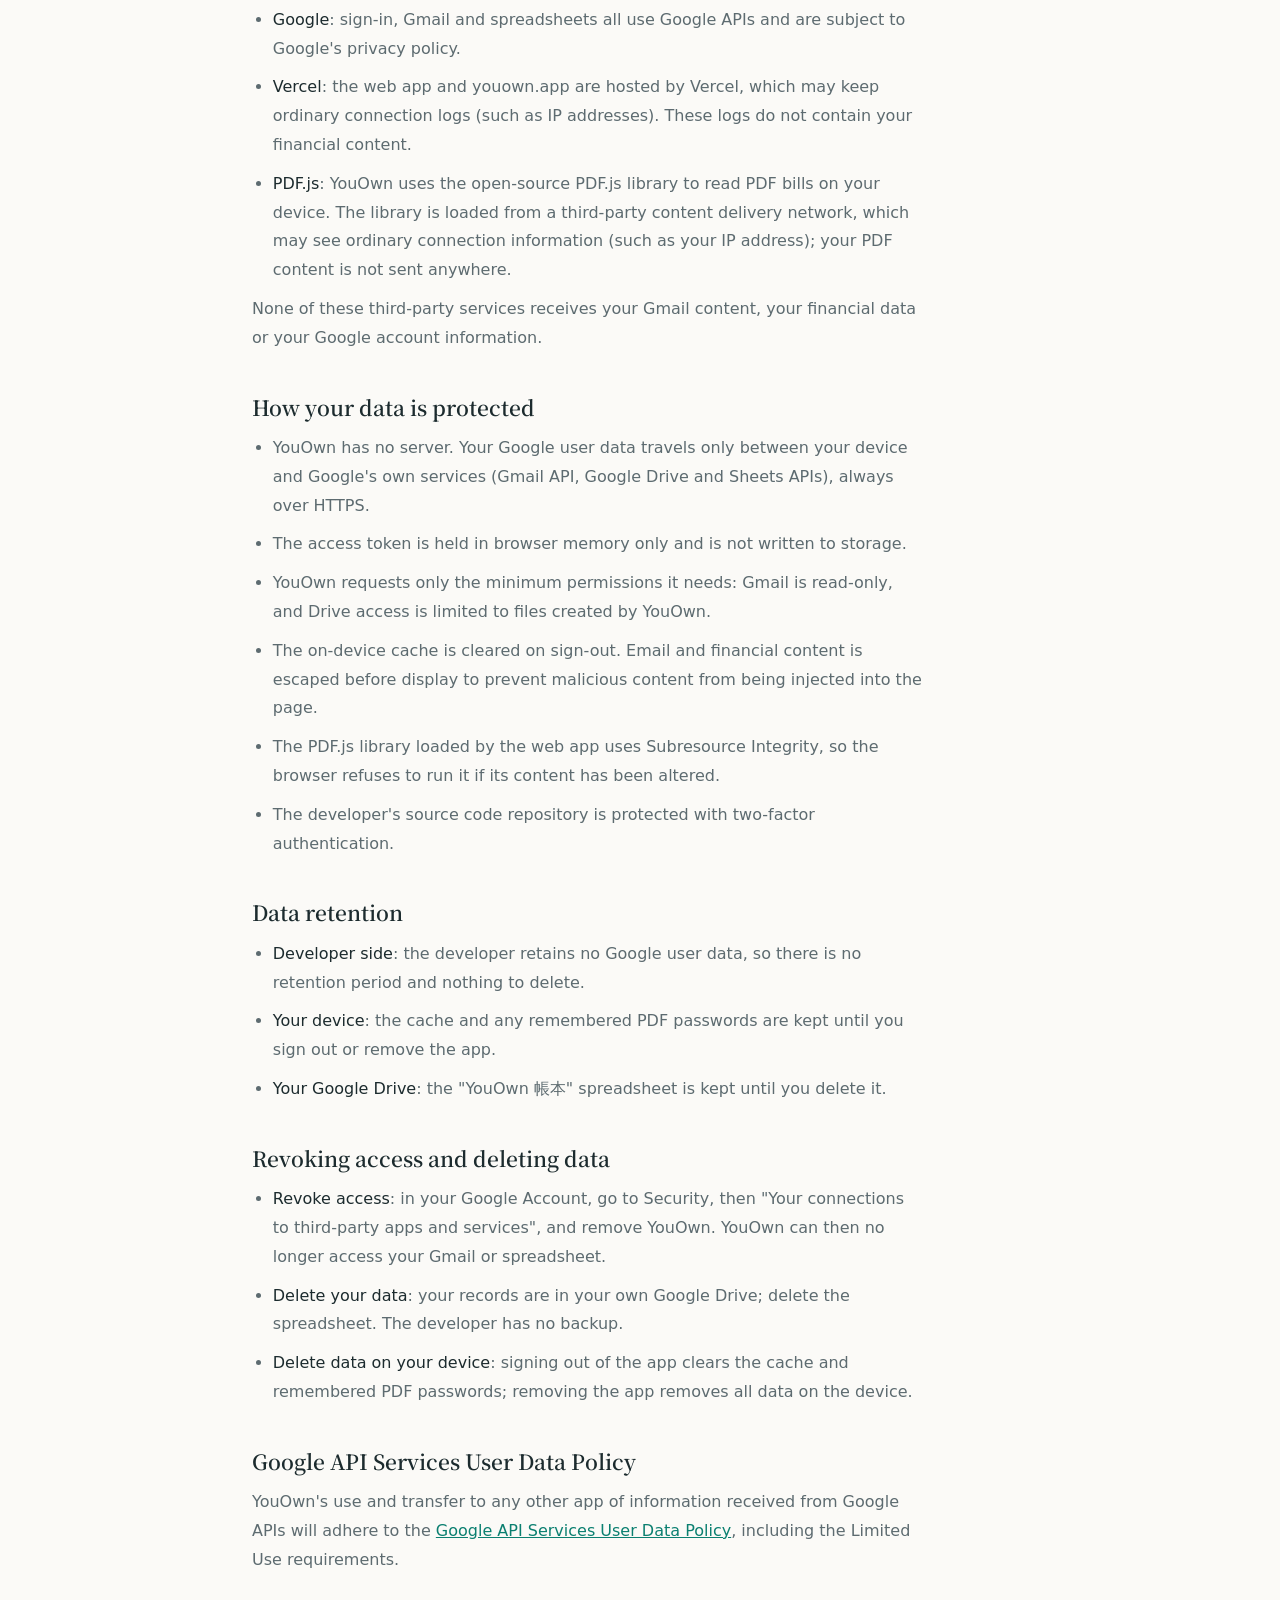
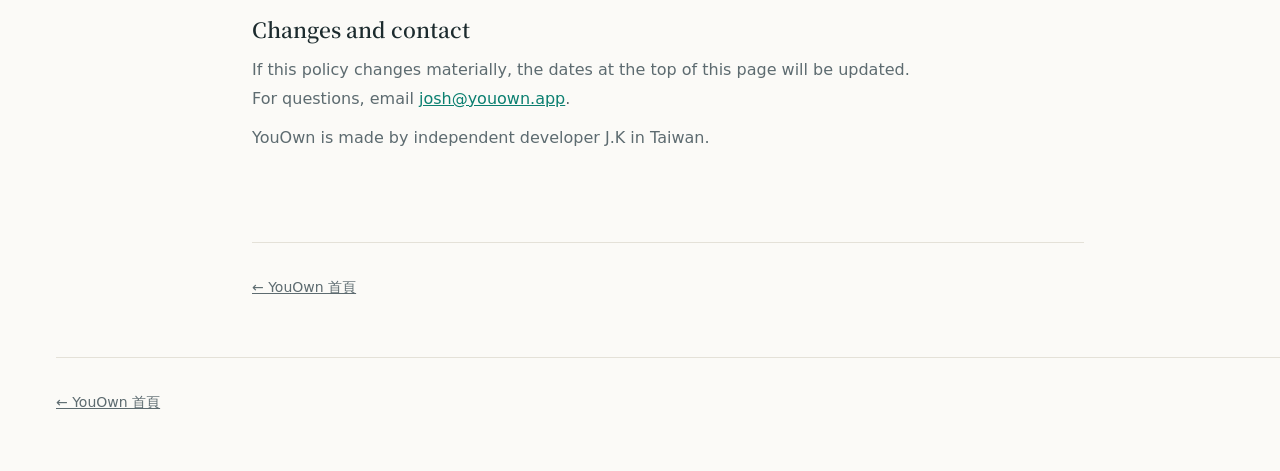
<file: bills/beta-privacy/index.html>
<!DOCTYPE html>
<html lang="zh-Hant-TW">
<head>
<meta charset="utf-8">
<meta name="viewport" content="width=device-width, initial-scale=1">
<title>隱私權政策｜YouOwn 帳單管家（網頁版）</title>
<meta name="description" content="YouOwn 帳單管家網頁版（邀請測試）的隱私權政策：說明如何存取 Gmail 與 Google 試算表、資料存放在哪裡，以及如何撤銷授權。">
<link rel="canonical" href="https://youown.app/bills/beta-privacy/">
<meta name="theme-color" content="#141a20">
<link rel="icon" href="/favicon.svg" type="image/svg+xml">
<link rel="apple-touch-icon" href="/apple-touch-icon.png">
<link rel="preconnect" href="https://fonts.googleapis.com">
<link rel="preconnect" href="https://fonts.gstatic.com" crossorigin>
<link href="https://fonts.googleapis.com/css2?family=Fraunces:opsz,wght@9..144,600&family=Noto+Serif+TC:wght@600&display=swap" rel="stylesheet">
<link rel="stylesheet" href="/site.css">
<style>
.doc{max-width:42em;padding-bottom:24px}
.doc h1{font-size:clamp(28px,5vw,40px);margin:40px 0 8px}
.doc h2{font-size:21px;margin:40px 0 12px}
.doc p,.doc li{color:var(--mute);margin-bottom:10px}
.doc ul{padding-left:1.3em;margin-bottom:10px}
.doc b{color:var(--ink);font-weight:500}
.doc a{color:var(--accent)}
.date{color:var(--mute);font-size:14px}
.langbtn{position:absolute;top:2px;right:0;border:1px solid var(--accent);color:var(--accent)!important;border-radius:999px;padding:3px 14px;font-size:13px;text-decoration:none;letter-spacing:.04em}
.langbtn:hover{background:var(--accent);color:#fff!important}
html{scroll-behavior:smooth}
header{position:relative}
</style>
</head>
<body>
<div class="wrap">
<header id="top">
<a class="mark" href="/">YouOwn</a>
<span class="by">by J.K</span>
<a class="langbtn" href="#en" aria-label="Jump to English version">EN</a>
</header>
<main class="doc">
<h1 class="serif">隱私權政策</h1>
<p class="date">適用於 <b>YouOwn 帳單管家網頁版（邀請測試）</b>。生效日期：2026 年 11 月 14 日，最後更新：2026 年 11 月 21 日。</p>

<h2 class="serif">簡短版</h2>
<p>YouOwn 在你的裝置上運作，你的帳單與消費資料存放在<b>你自己的 Google 試算表</b>。這些資料<b>不會經過、也不會存放在開發者的伺服器</b>，開發者無法看到你的信件、帳單或試算表內容。</p>

<h2 class="serif">YouOwn 會存取哪些資料</h2>
<p>登入時，你會授權 YouOwn 使用以下三項 Google 權限：</p>
<ul>
<li><b>Gmail 唯讀（gmail.readonly）</b>：YouOwn 只搜尋來自特定銀行與電子發票平台寄件地址的通知信，並在你的裝置上讀取信件內容與 PDF、CSV 附件，解析出帳單、消費、發票與轉帳的金額、日期、商家等記帳所需資訊。YouOwn 不會寄信、刪信或修改你的信件。</li>
<li><b>Google 雲端硬碟檔案（drive.file）</b>：用來建立並讀寫 YouOwn 自己的試算表。這個權限只涵蓋由 YouOwn 建立的檔案，YouOwn 看不到你雲端硬碟裡的其他檔案。</li>
<li><b>帳號電子郵件（userinfo.email）</b>：用來顯示你目前登入的 Google 帳號，並在你切換帳號時清除前一個帳號的本機快取。</li>
</ul>
<p>登入時，Google 也會一併提供你的基本個人資料（姓名、頭像）與帳號識別碼（openid、userinfo.profile）。YouOwn 不會使用或保存這些資料。</p>

<h2 class="serif">資料存放在哪裡</h2>
<ul>
<li>解析後的帳單、消費、發票、轉帳與分類設定，寫入<b>你自己 Google 帳號中的試算表</b>。</li>
<li>登入用的存取權杖只放在瀏覽器記憶體，不寫入儲存空間。</li>
<li>為了加快載入，YouOwn 會在你的裝置上暫存一份帳單、消費、帳戶與發票資料的快取，登出時會清除。</li>
<li>PDF 帳單密碼預設只暫存在記憶體，關閉頁面或 App 就清除。若你開啟「記住 PDF 密碼」，密碼會存在這個裝置的瀏覽器中，登出時清除。密碼只用於在你的裝置上開啟 PDF，不會傳送給開發者或任何第三方。</li>
<li>YouOwn 沒有自己的資料庫，開發者不保存你的任何財務資料。</li>
</ul>

<h2 class="serif">YouOwn 不會做的事</h2>
<ul>
<li>不出售你的資料，也不與任何第三方分享。</li>
<li>不將 Google 使用者資料用於廣告，包括個人化或再行銷廣告。</li>
<li>不使用這些資料訓練任何 AI 或機器學習模型。</li>
<li>不會由人工讀取你的資料。除非你自己主動提供（例如把錯誤訊息貼給開發者協助排除問題）。</li>
</ul>

<h2 class="serif">第三方服務</h2>
<ul>
<li><b>Google</b>：登入、Gmail 與試算表都透過 Google 的 API 進行，適用 Google 的隱私權政策。</li>
<li><b>Vercel</b>：網頁版與 youown.app 由 Vercel 託管，Vercel 可能記錄一般的網站連線紀錄（例如 IP 位址），這些紀錄不包含你的帳務內容。</li>
<li><b>PDF.js</b>：YouOwn 使用開源的 PDF.js 程式庫，在你的裝置上讀取 PDF 帳單。這個程式庫從第三方的內容傳遞網路（CDN）載入，載入時該服務可能看到一般連線資訊（例如 IP 位址）；你的 PDF 檔案內容不會被傳送出去。</li>
</ul>
<p>以上第三方服務都不會收到你的 Gmail 內容、帳務資料或 Google 帳號資訊。</p>

<h2 class="serif">資料如何保護</h2>
<ul>
<li>YouOwn 沒有伺服器。你的 Google 使用者資料只在「你的裝置」與「Google 自己的服務（Gmail API、雲端硬碟與試算表 API）」之間傳輸，全程使用 HTTPS 加密連線。</li>
<li>存取權杖只放在瀏覽器記憶體，不寫入儲存空間。</li>
<li>只申請必要的最小權限：Gmail 只讀不寫；雲端硬碟只能存取 YouOwn 自己建立的檔案。</li>
<li>裝置上的快取在登出時清除。顯示信件與帳務內容前，程式會先做跳脫處理，防止惡意內容被注入網頁。</li>
<li>網頁版載入的 PDF.js 程式庫附有完整性檢查（Subresource Integrity），內容被竄改時瀏覽器會拒絕執行。</li>
<li>開發者的程式碼儲存庫啟用兩步驟驗證。</li>
</ul>

<h2 class="serif">資料保存期限</h2>
<ul>
<li><b>開發者端</b>：不保存任何 Google 使用者資料，因此沒有保存期限，也沒有需要刪除的資料。</li>
<li><b>你的裝置</b>：快取與記住的 PDF 密碼保存到你登出或移除 App 為止。</li>
<li><b>你的 Google 雲端硬碟</b>：「YouOwn 帳本」試算表保存到你自行刪除為止。</li>
</ul>

<h2 class="serif">撤銷授權與刪除資料</h2>
<ul>
<li><b>撤銷授權</b>：到 Google 帳號的「安全性」→「你的第三方應用程式與服務」，移除 YouOwn，YouOwn 就無法再存取你的 Gmail 與試算表。</li>
<li><b>刪除資料</b>：你的記帳資料在你自己的 Google 雲端硬碟裡，直接刪除該試算表即可。開發者沒有任何備份。</li>
<li><b>刪除裝置上的資料</b>：在 App 內登出，會清除裝置上的快取與記住的 PDF 密碼；移除 App 也會一併移除裝置上的資料。</li>
</ul>

<h2 class="serif">Google API 服務使用者資料政策聲明</h2>
<p>YouOwn 對從 Google API 取得的資訊的使用與轉移，將遵守 <a href="https://developers.google.com/terms/api-services-user-data-policy">Google API Services User Data Policy</a>，包括其中的 Limited Use 要求。</p>
<p>YouOwn's use and transfer to any other app of information received from Google APIs will adhere to the Google API Services User Data Policy, including the Limited Use requirements.</p>

<h2 class="serif">政策變更與聯絡方式</h2>
<p>若政策有重大變更，會更新本頁的生效日期。有任何問題，請寄信到 <a href="mailto:josh@youown.app">josh@youown.app</a>。</p>
<p>YouOwn 由獨立開發者 J.K 製作，來自台灣。</p>

<hr style="border:0;border-top:1px solid var(--line);margin:56px 0 8px">
<section id="en" lang="en" style="border-top:0;padding-top:0">
<a class="langbtn" href="#top" style="position:static;display:inline-block;margin-bottom:8px">中文</a>
<h1 class="serif">Privacy Policy</h1>
<p class="date">Applies to <b>YouOwn Bills web app (invite-only beta)</b>. Effective November 14, 2026. Last updated November 21, 2026.</p>

<h2 class="serif">Summary</h2>
<p>YouOwn runs on your own device. Your bills and spending records are stored in <b>a spreadsheet in your own Google Drive</b>. This data <b>never passes through or is stored on any server operated by the developer</b>, and the developer cannot see your email, bills or spreadsheet.</p>

<h2 class="serif">What data YouOwn accesses</h2>
<p>When you sign in, you authorize YouOwn to use these Google permissions:</p>
<ul>
<li><b>Gmail read-only (gmail.readonly)</b>: YouOwn searches for notification emails from specific banks and the Taiwan e-invoice platform using sender-address filters, reads the message body and PDF or CSV attachments on your device, and extracts the amounts, dates and merchants needed for bookkeeping (credit card bills, card transactions, bank transfers, e-invoices). YouOwn never sends, deletes or modifies your email.</li>
<li><b>Google Drive files created by the app (drive.file)</b>: used to create and read/write YouOwn's own spreadsheet. This permission only covers files created by YouOwn; YouOwn cannot see any other file in your Drive.</li>
<li><b>Account email (userinfo.email)</b>: used to show which Google account is signed in, and to clear the local cache of a previous account when you switch accounts.</li>
</ul>
<p>At sign-in, Google also provides your basic profile (name, profile picture) and an account identifier (openid, userinfo.profile). YouOwn does not use or store them.</p>

<h2 class="serif">Where your data is stored</h2>
<ul>
<li>Extracted bills, expenses, invoices, transfers and category settings are written to <b>a spreadsheet in your own Google account</b>.</li>
<li>The sign-in access token is held in browser memory only and is not written to storage.</li>
<li>To load faster, YouOwn keeps a cache of your bills, expenses, accounts and invoices on your device. It is cleared when you sign out.</li>
<li>PDF bill passwords are kept in memory only by default and are cleared when you close the page or app. If you turn on "Remember PDF passwords", they are stored in this device's browser and cleared when you sign out. They are used only to open PDFs on your device and are never sent to the developer or any third party.</li>
<li>YouOwn has no database of its own. The developer stores none of your financial data.</li>
</ul>

<h2 class="serif">What YouOwn does not do</h2>
<ul>
<li>It does not sell your data or share it with any third party.</li>
<li>It does not use Google user data for advertising, including personalized or retargeted ads.</li>
<li>It does not use this data to train any AI or machine learning model.</li>
<li>No human reads your data, unless you voluntarily provide it (for example, by pasting an error message to the developer for support).</li>
</ul>

<h2 class="serif">Third-party services</h2>
<ul>
<li><b>Google</b>: sign-in, Gmail and spreadsheets all use Google APIs and are subject to Google's privacy policy.</li>
<li><b>Vercel</b>: the web app and youown.app are hosted by Vercel, which may keep ordinary connection logs (such as IP addresses). These logs do not contain your financial content.</li>
<li><b>PDF.js</b>: YouOwn uses the open-source PDF.js library to read PDF bills on your device. The library is loaded from a third-party content delivery network, which may see ordinary connection information (such as your IP address); your PDF content is not sent anywhere.</li>
</ul>
<p>None of these third-party services receives your Gmail content, your financial data or your Google account information.</p>

<h2 class="serif">How your data is protected</h2>
<ul>
<li>YouOwn has no server. Your Google user data travels only between your device and Google's own services (Gmail API, Google Drive and Sheets APIs), always over HTTPS.</li>
<li>The access token is held in browser memory only and is not written to storage.</li>
<li>YouOwn requests only the minimum permissions it needs: Gmail is read-only, and Drive access is limited to files created by YouOwn.</li>
<li>The on-device cache is cleared on sign-out. Email and financial content is escaped before display to prevent malicious content from being injected into the page.</li>
<li>The PDF.js library loaded by the web app uses Subresource Integrity, so the browser refuses to run it if its content has been altered.</li>
<li>The developer's source code repository is protected with two-factor authentication.</li>
</ul>

<h2 class="serif">Data retention</h2>
<ul>
<li><b>Developer side</b>: the developer retains no Google user data, so there is no retention period and nothing to delete.</li>
<li><b>Your device</b>: the cache and any remembered PDF passwords are kept until you sign out or remove the app.</li>
<li><b>Your Google Drive</b>: the "YouOwn 帳本" spreadsheet is kept until you delete it.</li>
</ul>

<h2 class="serif">Revoking access and deleting data</h2>
<ul>
<li><b>Revoke access</b>: in your Google Account, go to Security, then "Your connections to third-party apps and services", and remove YouOwn. YouOwn can then no longer access your Gmail or spreadsheet.</li>
<li><b>Delete your data</b>: your records are in your own Google Drive; delete the spreadsheet. The developer has no backup.</li>
<li><b>Delete data on your device</b>: signing out of the app clears the cache and remembered PDF passwords; removing the app removes all data on the device.</li>
</ul>

<h2 class="serif">Google API Services User Data Policy</h2>
<p>YouOwn's use and transfer to any other app of information received from Google APIs will adhere to the <a href="https://developers.google.com/terms/api-services-user-data-policy">Google API Services User Data Policy</a>, including the Limited Use requirements.</p>

<h2 class="serif">Changes and contact</h2>
<p>If this policy changes materially, the dates at the top of this page will be updated. For questions, email <a href="mailto:josh@youown.app">josh@youown.app</a>.</p>
<p>YouOwn is made by independent developer J.K in Taiwan.</p>
</section>
</main>
<footer><a href="/">← YouOwn 首頁</a></footer>
</div>
</body>
</html>
<footer><a href="/">← YouOwn 首頁</a></footer>
</div>
</body>
</html>
</file>
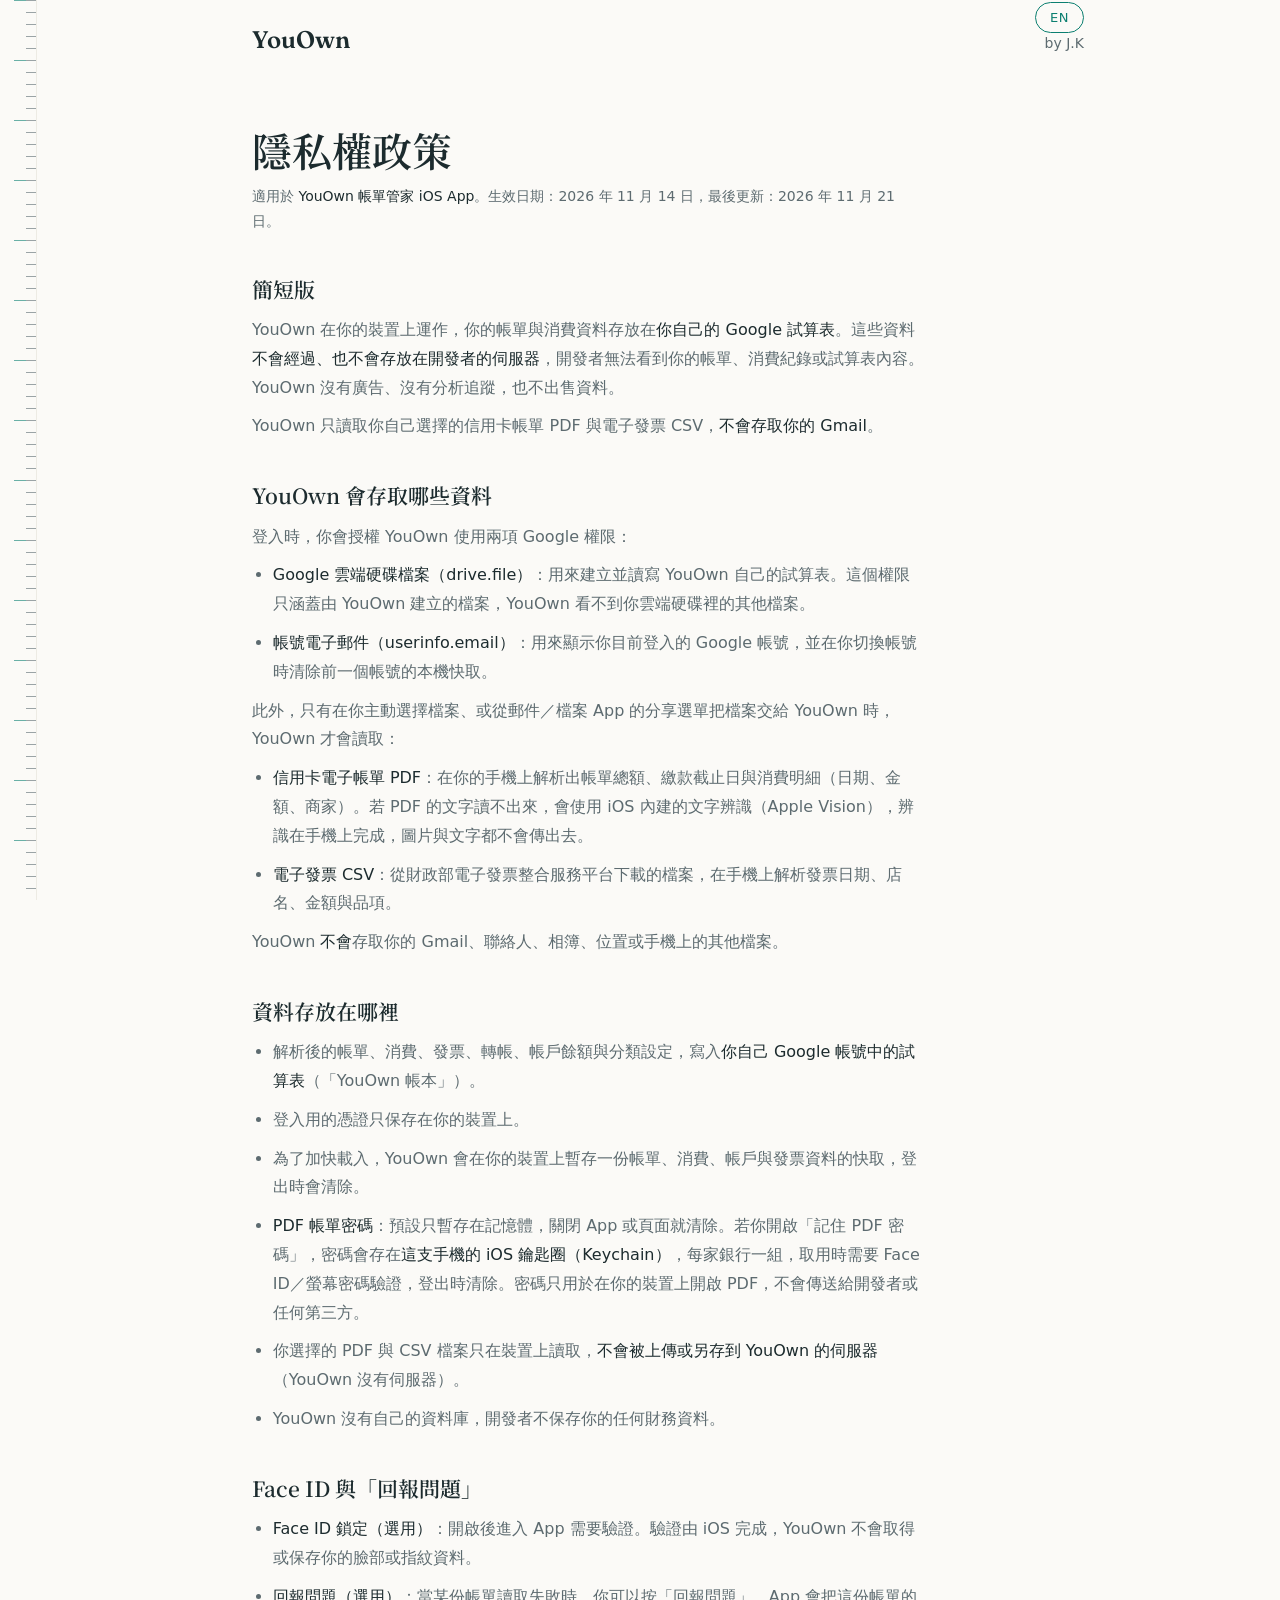
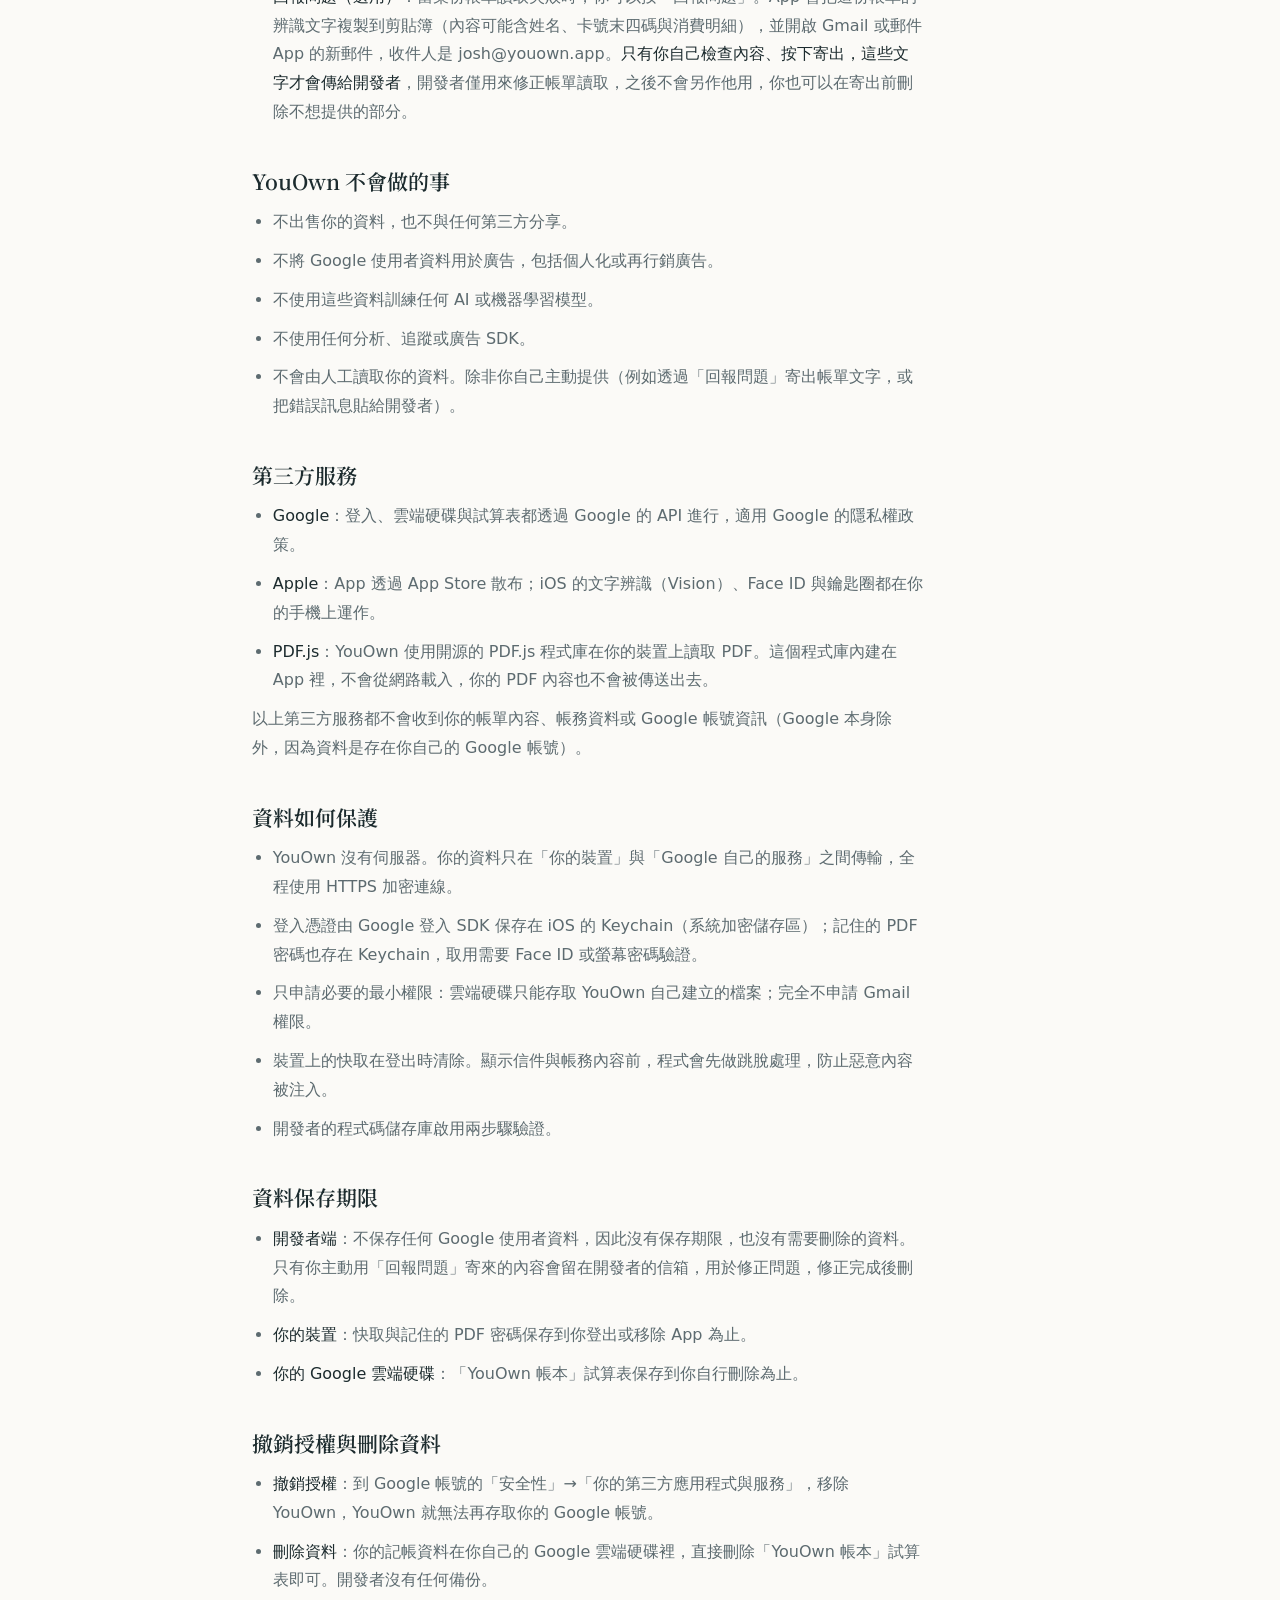
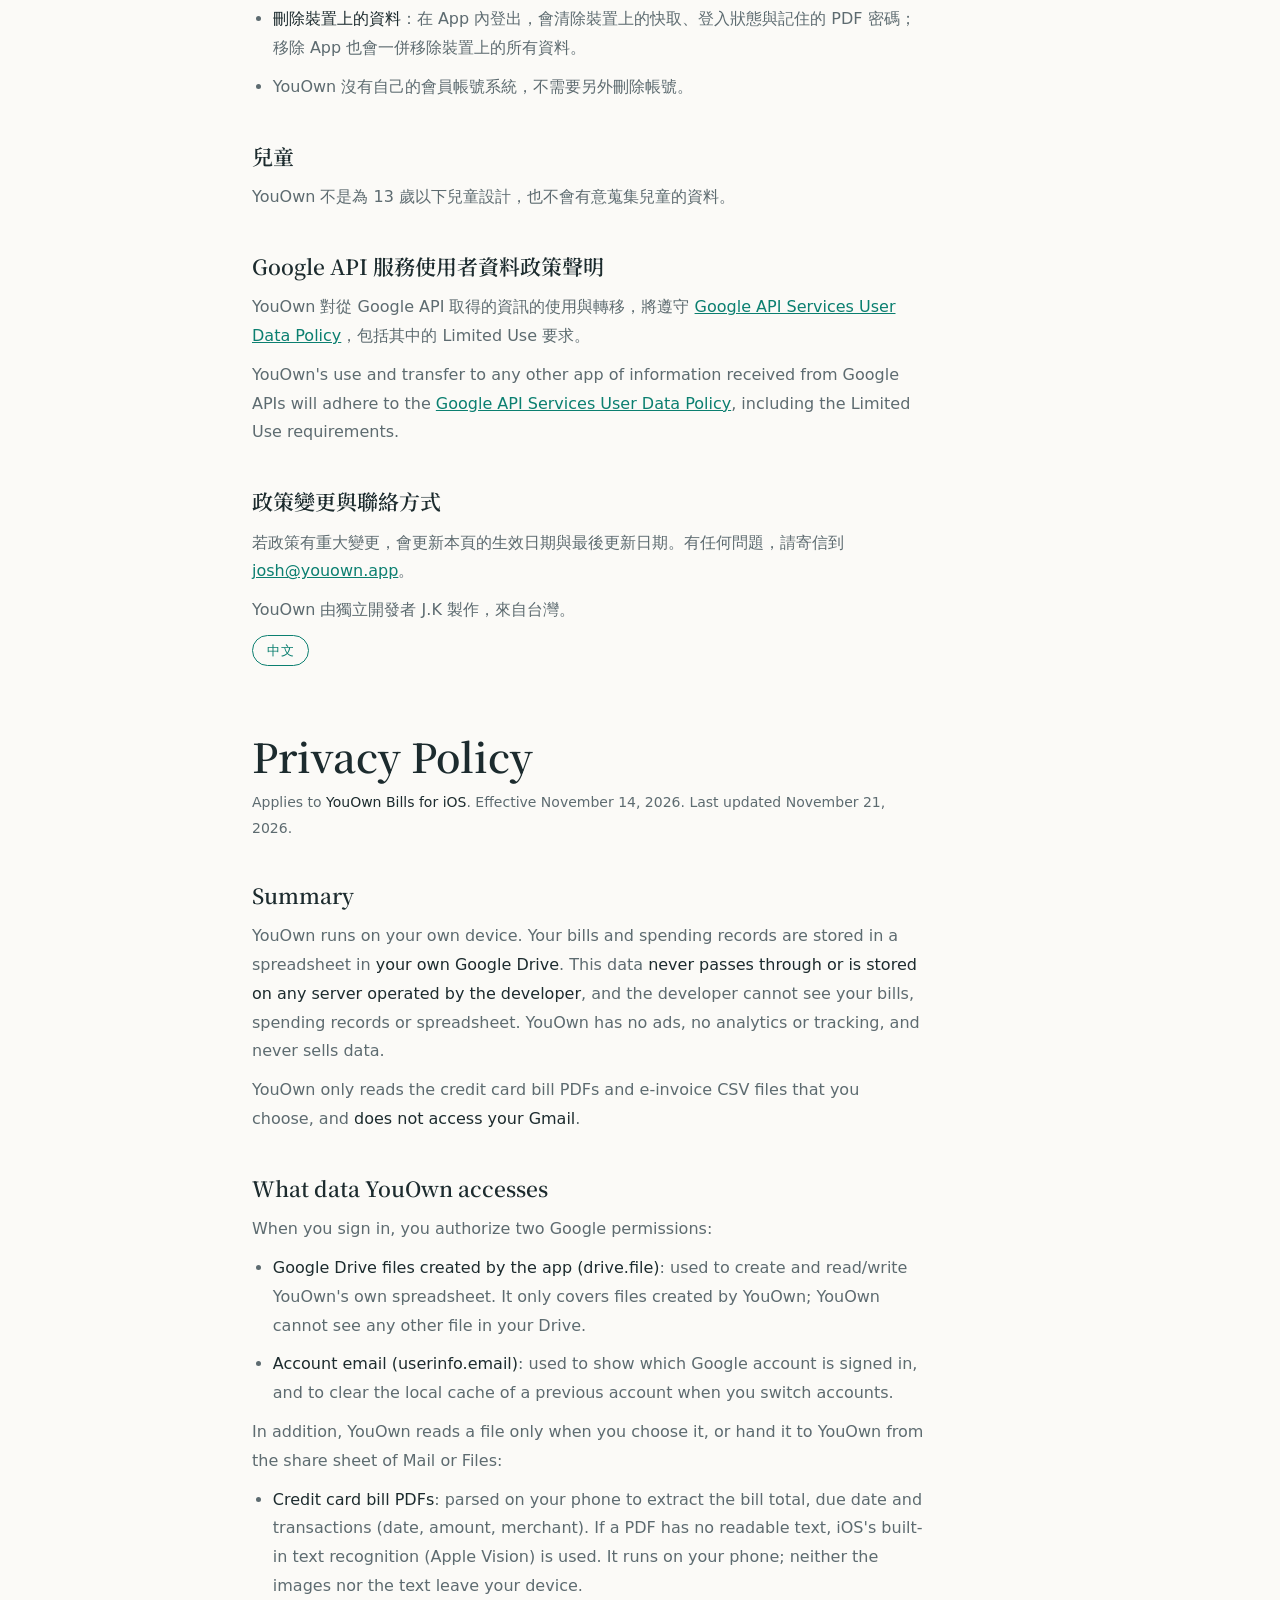
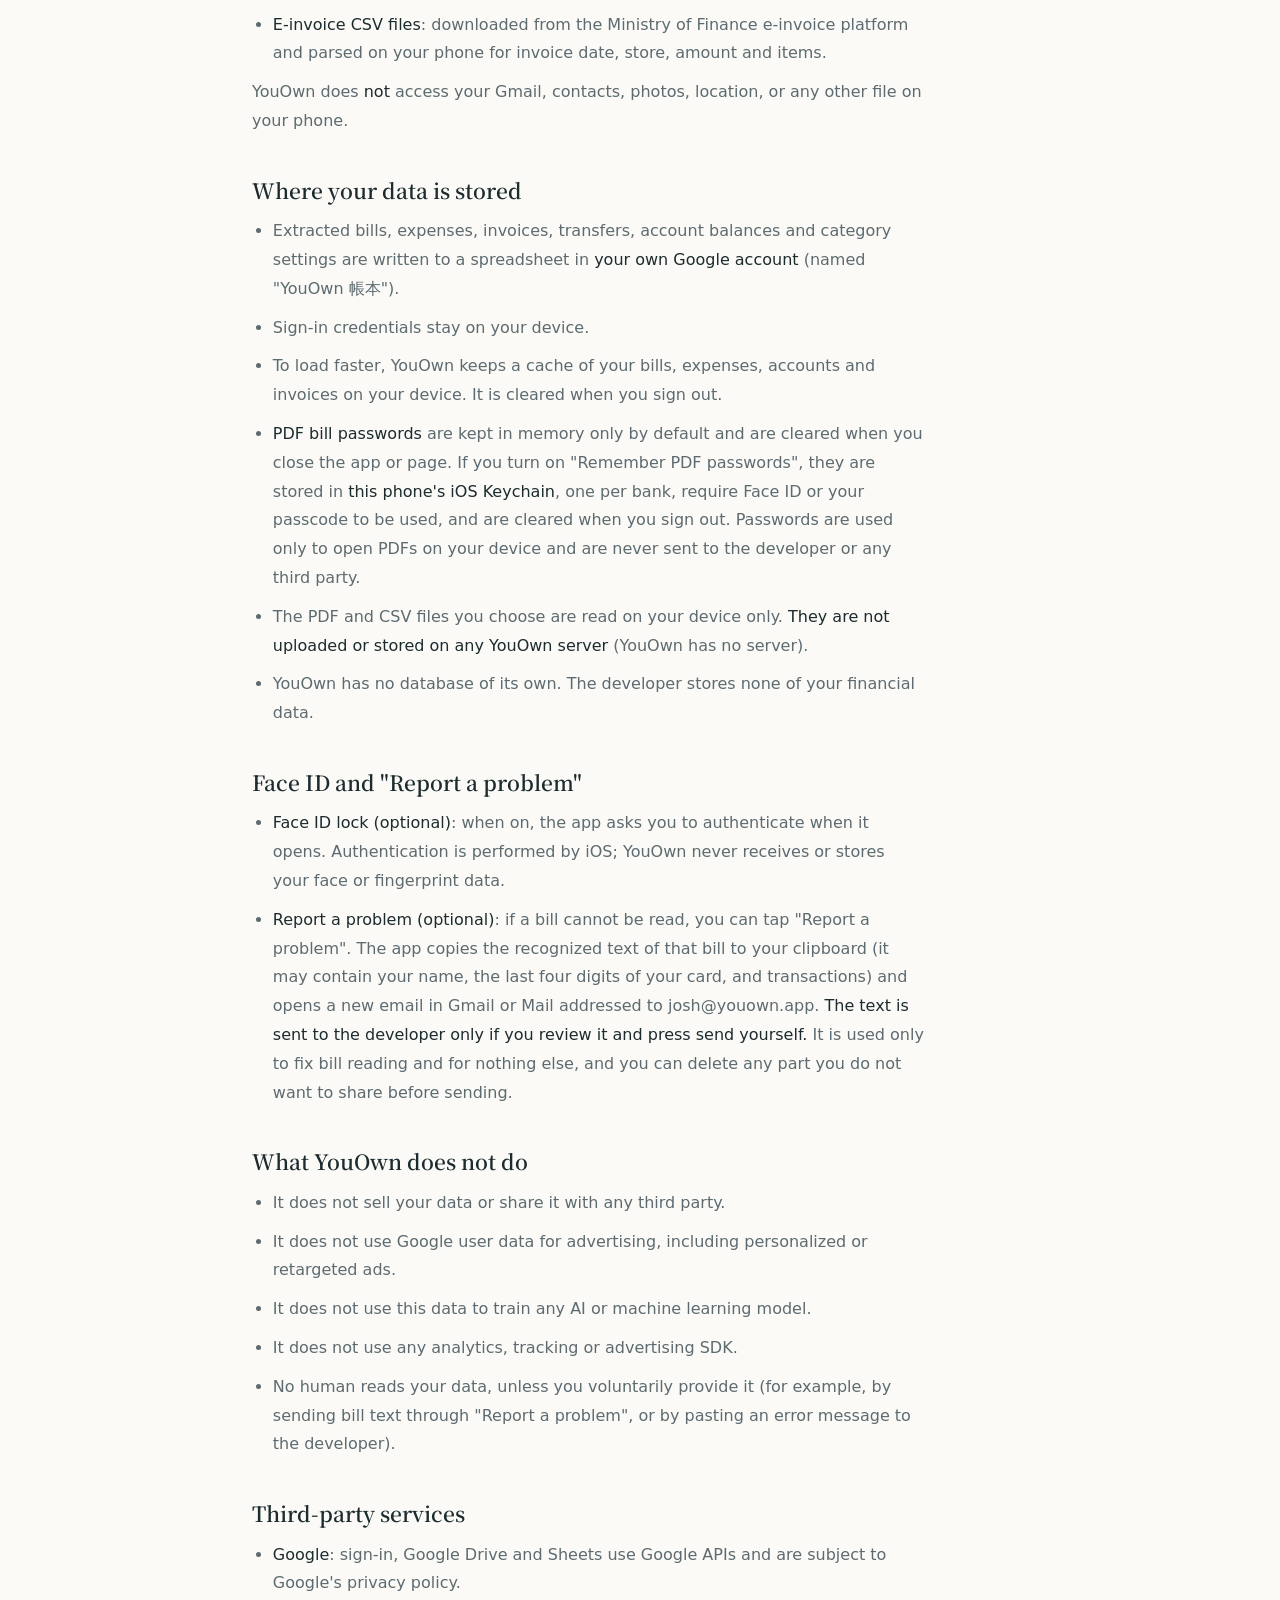
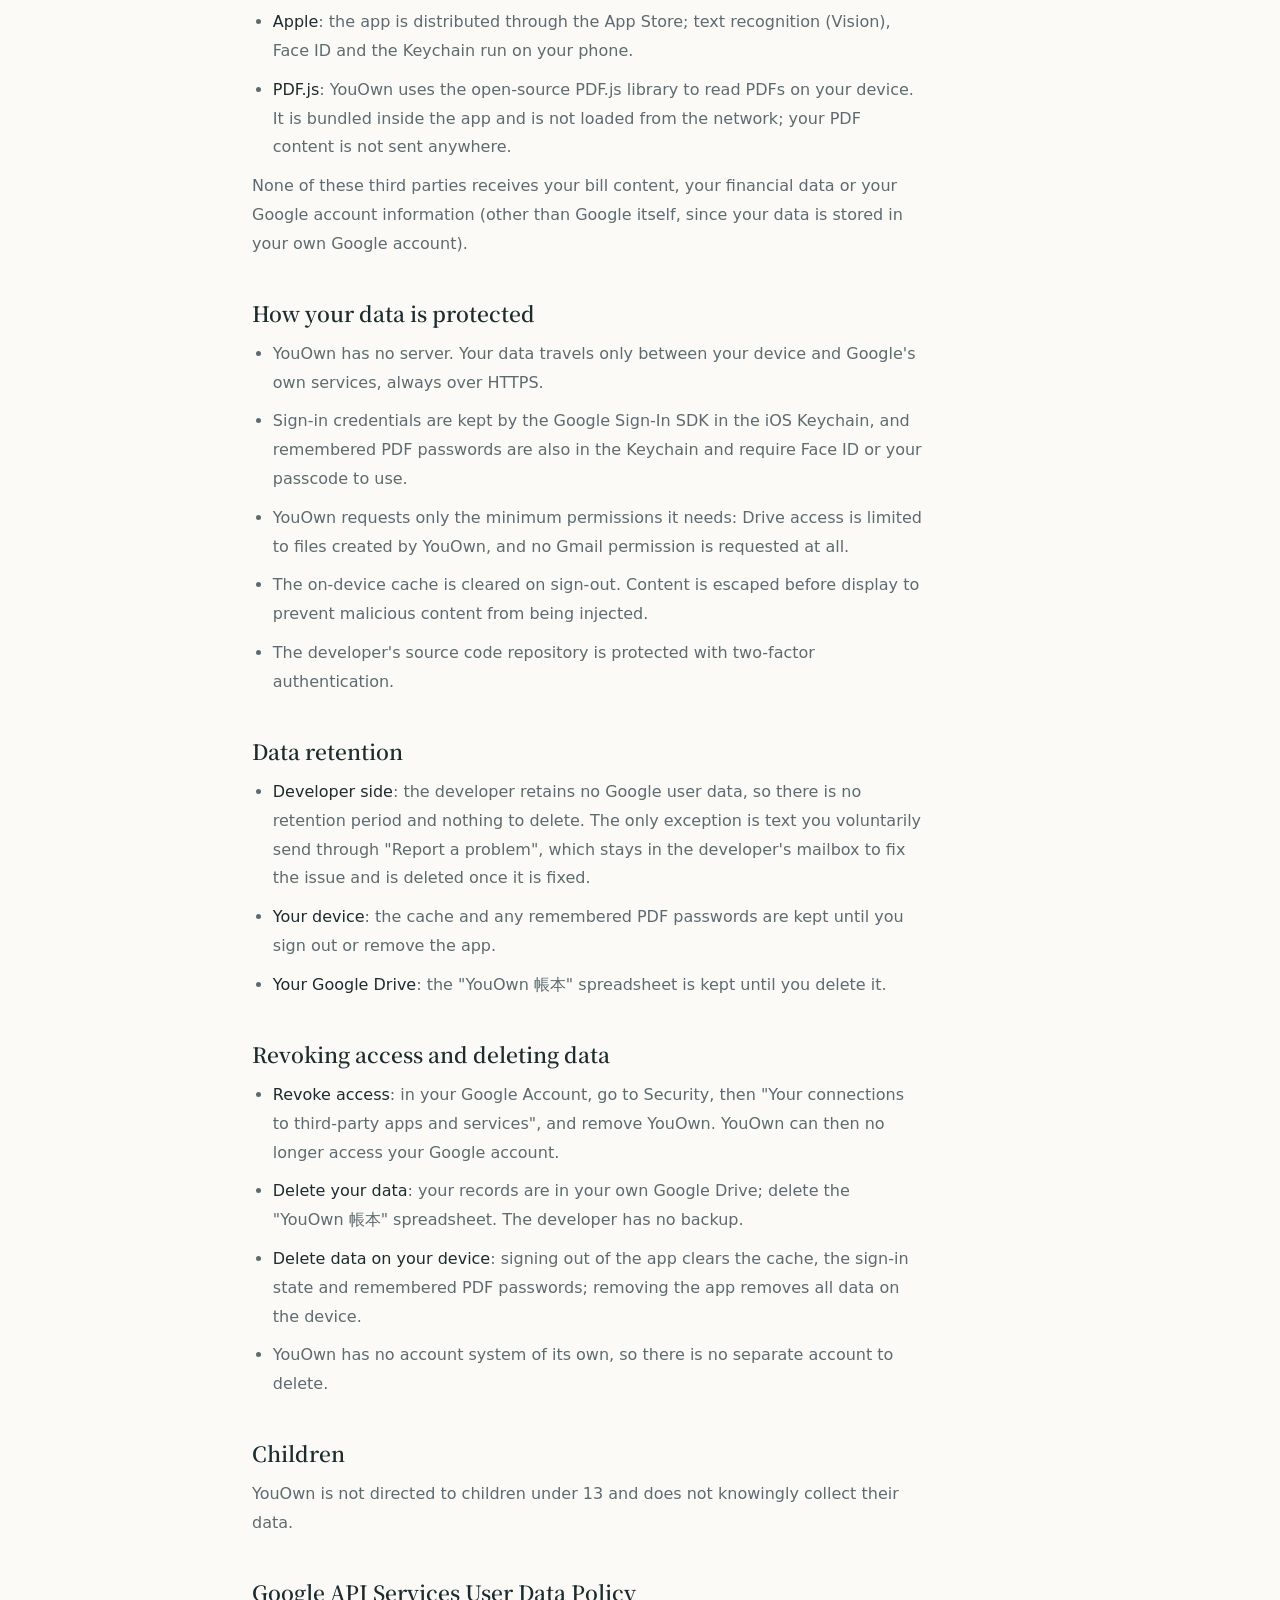
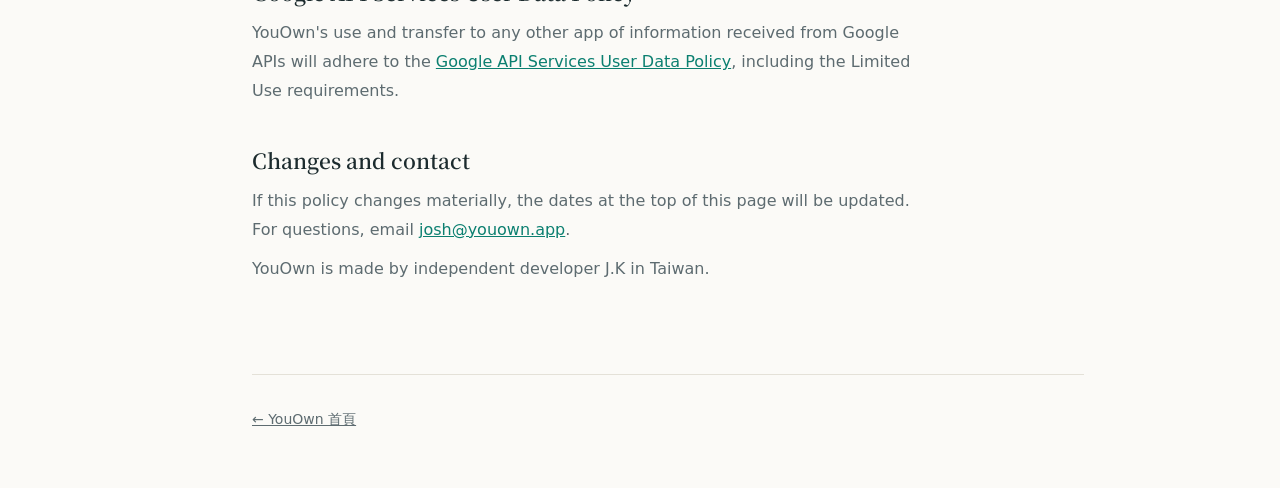
<file: bills/privacy/index.html>
<!DOCTYPE html>
<html lang="zh-Hant-TW">
<head>
<meta charset="utf-8">
<meta name="viewport" content="width=device-width, initial-scale=1">
<title>隱私權政策｜YouOwn 帳單管家（iOS）</title>
<meta name="description" content="YouOwn 帳單管家 iOS App 的隱私權政策：說明使用哪些 Google 權限、帳單與發票如何在手機上處理、資料存放在哪裡，以及如何撤銷授權與刪除資料。">
<link rel="canonical" href="https://youown.app/bills/privacy/">
<meta name="theme-color" content="#fbfaf7">
<link rel="icon" href="/favicon.svg" type="image/svg+xml">
<link rel="apple-touch-icon" href="/apple-touch-icon.png">
<link rel="preconnect" href="https://fonts.googleapis.com">
<link rel="preconnect" href="https://fonts.gstatic.com" crossorigin>
<link href="https://fonts.googleapis.com/css2?family=Fraunces:opsz,wght@9..144,600&family=Noto+Serif+TC:wght@600&display=swap" rel="stylesheet">
<link rel="stylesheet" href="/site.css">
<style>
.doc{max-width:42em;padding-bottom:24px}
.doc h1{font-size:clamp(28px,5vw,40px);margin:40px 0 8px}
.doc h2{font-size:21px;margin:40px 0 12px}
.doc p,.doc li{color:var(--mute);margin-bottom:10px}
.doc ul{padding-left:1.3em;margin-bottom:10px}
.doc b{color:var(--ink);font-weight:500}
.doc a{color:var(--accent)}
.date{color:var(--mute);font-size:14px}
.langbtn{position:absolute;top:2px;right:0;border:1px solid var(--accent);color:var(--accent)!important;border-radius:999px;padding:3px 14px;font-size:13px;text-decoration:none;letter-spacing:.04em}
.langbtn:hover{background:var(--accent);color:#fff!important}
html{scroll-behavior:smooth}
header{position:relative}
</style>
</head>
<body>
<div class="wrap">
<header id="top">
<a class="mark" href="/">YouOwn</a>
<span class="by">by J.K</span>
<a class="langbtn" href="#en" aria-label="Jump to English version">EN</a>
</header>
<main class="doc">
<h1 class="serif">隱私權政策</h1>
<p class="date">適用於 <b>YouOwn 帳單管家 iOS App</b>。生效日期：2026 年 11 月 14 日，最後更新：2026 年 11 月 21 日。</p>

<h2 class="serif">簡短版</h2>
<p>YouOwn 在你的裝置上運作，你的帳單與消費資料存放在<b>你自己的 Google 試算表</b>。這些資料<b>不會經過、也不會存放在開發者的伺服器</b>，開發者無法看到你的帳單、消費紀錄或試算表內容。YouOwn 沒有廣告、沒有分析追蹤，也不出售資料。</p>
<p>YouOwn 只讀取你自己選擇的信用卡帳單 PDF 與電子發票 CSV，<b>不會存取你的 Gmail</b>。</p>

<h2 class="serif">YouOwn 會存取哪些資料</h2>
<p>登入時，你會授權 YouOwn 使用兩項 Google 權限：</p>
<ul>
<li><b>Google 雲端硬碟檔案（drive.file）</b>：用來建立並讀寫 YouOwn 自己的試算表。這個權限只涵蓋由 YouOwn 建立的檔案，YouOwn 看不到你雲端硬碟裡的其他檔案。</li>
<li><b>帳號電子郵件（userinfo.email）</b>：用來顯示你目前登入的 Google 帳號，並在你切換帳號時清除前一個帳號的本機快取。</li>
</ul>
<p>此外，只有在你主動選擇檔案、或從郵件／檔案 App 的分享選單把檔案交給 YouOwn 時，YouOwn 才會讀取：</p>
<ul>
<li><b>信用卡電子帳單 PDF</b>：在你的手機上解析出帳單總額、繳款截止日與消費明細（日期、金額、商家）。若 PDF 的文字讀不出來，會使用 iOS 內建的文字辨識（Apple Vision），辨識在手機上完成，圖片與文字都不會傳出去。</li>
<li><b>電子發票 CSV</b>：從財政部電子發票整合服務平台下載的檔案，在手機上解析發票日期、店名、金額與品項。</li>
</ul>
<p>YouOwn <b>不會</b>存取你的 Gmail、聯絡人、相簿、位置或手機上的其他檔案。</p>
<h2 class="serif">資料存放在哪裡</h2>
<ul>
<li>解析後的帳單、消費、發票、轉帳、帳戶餘額與分類設定，寫入<b>你自己 Google 帳號中的試算表</b>（「YouOwn 帳本」）。</li>
<li>登入用的憑證只保存在你的裝置上。</li>
<li>為了加快載入，YouOwn 會在你的裝置上暫存一份帳單、消費、帳戶與發票資料的快取，登出時會清除。</li>
<li><b>PDF 帳單密碼</b>：預設只暫存在記憶體，關閉 App 或頁面就清除。若你開啟「記住 PDF 密碼」，密碼會存在<b>這支手機的 iOS 鑰匙圈（Keychain）</b>，每家銀行一組，取用時需要 Face ID／螢幕密碼驗證，登出時清除。密碼只用於在你的裝置上開啟 PDF，不會傳送給開發者或任何第三方。</li>
<li>你選擇的 PDF 與 CSV 檔案只在裝置上讀取，<b>不會被上傳或另存到 YouOwn 的伺服器</b>（YouOwn 沒有伺服器）。</li>
<li>YouOwn 沒有自己的資料庫，開發者不保存你的任何財務資料。</li>
</ul>

<h2 class="serif">Face ID 與「回報問題」</h2>
<ul>
<li><b>Face ID 鎖定（選用）</b>：開啟後進入 App 需要驗證。驗證由 iOS 完成，YouOwn 不會取得或保存你的臉部或指紋資料。</li>
<li><b>回報問題（選用）</b>：當某份帳單讀取失敗時，你可以按「回報問題」。App 會把這份帳單的辨識文字複製到剪貼簿（內容可能含姓名、卡號末四碼與消費明細），並開啟 Gmail 或郵件 App 的新郵件，收件人是 josh@youown.app。<b>只有你自己檢查內容、按下寄出，這些文字才會傳給開發者</b>，開發者僅用來修正帳單讀取，之後不會另作他用，你也可以在寄出前刪除不想提供的部分。</li>
</ul>

<h2 class="serif">YouOwn 不會做的事</h2>
<ul>
<li>不出售你的資料，也不與任何第三方分享。</li>
<li>不將 Google 使用者資料用於廣告，包括個人化或再行銷廣告。</li>
<li>不使用這些資料訓練任何 AI 或機器學習模型。</li>
<li>不使用任何分析、追蹤或廣告 SDK。</li>
<li>不會由人工讀取你的資料。除非你自己主動提供（例如透過「回報問題」寄出帳單文字，或把錯誤訊息貼給開發者）。</li>
</ul>

<h2 class="serif">第三方服務</h2>
<ul>
<li><b>Google</b>：登入、雲端硬碟與試算表都透過 Google 的 API 進行，適用 Google 的隱私權政策。</li>
<li><b>Apple</b>：App 透過 App Store 散布；iOS 的文字辨識（Vision）、Face ID 與鑰匙圈都在你的手機上運作。</li>
<li><b>PDF.js</b>：YouOwn 使用開源的 PDF.js 程式庫在你的裝置上讀取 PDF。這個程式庫內建在 App 裡，不會從網路載入，你的 PDF 內容也不會被傳送出去。</li>
</ul>
<p>以上第三方服務都不會收到你的帳單內容、帳務資料或 Google 帳號資訊（Google 本身除外，因為資料是存在你自己的 Google 帳號）。</p>

<h2 class="serif">資料如何保護</h2>
<ul>
<li>YouOwn 沒有伺服器。你的資料只在「你的裝置」與「Google 自己的服務」之間傳輸，全程使用 HTTPS 加密連線。</li>
<li>登入憑證由 Google 登入 SDK 保存在 iOS 的 Keychain（系統加密儲存區）；記住的 PDF 密碼也存在 Keychain，取用需要 Face ID 或螢幕密碼驗證。</li>
<li>只申請必要的最小權限：雲端硬碟只能存取 YouOwn 自己建立的檔案；完全不申請 Gmail 權限。</li>
<li>裝置上的快取在登出時清除。顯示信件與帳務內容前，程式會先做跳脫處理，防止惡意內容被注入。</li>
<li>開發者的程式碼儲存庫啟用兩步驟驗證。</li>
</ul>

<h2 class="serif">資料保存期限</h2>
<ul>
<li><b>開發者端</b>：不保存任何 Google 使用者資料，因此沒有保存期限，也沒有需要刪除的資料。只有你主動用「回報問題」寄來的內容會留在開發者的信箱，用於修正問題，修正完成後刪除。</li>
<li><b>你的裝置</b>：快取與記住的 PDF 密碼保存到你登出或移除 App 為止。</li>
<li><b>你的 Google 雲端硬碟</b>：「YouOwn 帳本」試算表保存到你自行刪除為止。</li>
</ul>

<h2 class="serif">撤銷授權與刪除資料</h2>
<ul>
<li><b>撤銷授權</b>：到 Google 帳號的「安全性」→「你的第三方應用程式與服務」，移除 YouOwn，YouOwn 就無法再存取你的 Google 帳號。</li>
<li><b>刪除資料</b>：你的記帳資料在你自己的 Google 雲端硬碟裡，直接刪除「YouOwn 帳本」試算表即可。開發者沒有任何備份。</li>
<li><b>刪除裝置上的資料</b>：在 App 內登出，會清除裝置上的快取、登入狀態與記住的 PDF 密碼；移除 App 也會一併移除裝置上的所有資料。</li>
<li>YouOwn 沒有自己的會員帳號系統，不需要另外刪除帳號。</li>
</ul>

<h2 class="serif">兒童</h2>
<p>YouOwn 不是為 13 歲以下兒童設計，也不會有意蒐集兒童的資料。</p>

<h2 class="serif">Google API 服務使用者資料政策聲明</h2>
<p>YouOwn 對從 Google API 取得的資訊的使用與轉移，將遵守 <a href="https://developers.google.com/terms/api-services-user-data-policy">Google API Services User Data Policy</a>，包括其中的 Limited Use 要求。</p>
<p>YouOwn's use and transfer to any other app of information received from Google APIs will adhere to the <a href="https://developers.google.com/terms/api-services-user-data-policy">Google API Services User Data Policy</a>, including the Limited Use requirements.</p>

<h2 class="serif">政策變更與聯絡方式</h2>
<p>若政策有重大變更，會更新本頁的生效日期與最後更新日期。有任何問題，請寄信到 <a href="mailto:josh@youown.app">josh@youown.app</a>。</p>
<p>YouOwn 由獨立開發者 J.K 製作，來自台灣。</p>

<section id="en" lang="en" style="border-top:0;padding-top:0">
<a class="langbtn" href="#top" style="position:static;display:inline-block;margin-bottom:8px">中文</a>
<h1 class="serif" style="margin-top:56px">Privacy Policy</h1>
<p class="date">Applies to <b>YouOwn Bills for iOS</b>. Effective November 14, 2026. Last updated November 21, 2026.</p>

<h2 class="serif">Summary</h2>
<p>YouOwn runs on your own device. Your bills and spending records are stored in a spreadsheet in <b>your own Google Drive</b>. This data <b>never passes through or is stored on any server operated by the developer</b>, and the developer cannot see your bills, spending records or spreadsheet. YouOwn has no ads, no analytics or tracking, and never sells data.</p>
<p>YouOwn only reads the credit card bill PDFs and e-invoice CSV files that you choose, and <b>does not access your Gmail</b>.</p>

<h2 class="serif">What data YouOwn accesses</h2>
<p>When you sign in, you authorize two Google permissions:</p>
<ul>
<li><b>Google Drive files created by the app (drive.file)</b>: used to create and read/write YouOwn's own spreadsheet. It only covers files created by YouOwn; YouOwn cannot see any other file in your Drive.</li>
<li><b>Account email (userinfo.email)</b>: used to show which Google account is signed in, and to clear the local cache of a previous account when you switch accounts.</li>
</ul>
<p>In addition, YouOwn reads a file only when you choose it, or hand it to YouOwn from the share sheet of Mail or Files:</p>
<ul>
<li><b>Credit card bill PDFs</b>: parsed on your phone to extract the bill total, due date and transactions (date, amount, merchant). If a PDF has no readable text, iOS's built-in text recognition (Apple Vision) is used. It runs on your phone; neither the images nor the text leave your device.</li>
<li><b>E-invoice CSV files</b>: downloaded from the Ministry of Finance e-invoice platform and parsed on your phone for invoice date, store, amount and items.</li>
</ul>
<p>YouOwn does <b>not</b> access your Gmail, contacts, photos, location, or any other file on your phone.</p>
<h2 class="serif">Where your data is stored</h2>
<ul>
<li>Extracted bills, expenses, invoices, transfers, account balances and category settings are written to a spreadsheet in <b>your own Google account</b> (named "YouOwn 帳本").</li>
<li>Sign-in credentials stay on your device.</li>
<li>To load faster, YouOwn keeps a cache of your bills, expenses, accounts and invoices on your device. It is cleared when you sign out.</li>
<li><b>PDF bill passwords</b> are kept in memory only by default and are cleared when you close the app or page. If you turn on "Remember PDF passwords", they are stored in <b>this phone's iOS Keychain</b>, one per bank, require Face ID or your passcode to be used, and are cleared when you sign out. Passwords are used only to open PDFs on your device and are never sent to the developer or any third party.</li>
<li>The PDF and CSV files you choose are read on your device only. <b>They are not uploaded or stored on any YouOwn server</b> (YouOwn has no server).</li>
<li>YouOwn has no database of its own. The developer stores none of your financial data.</li>
</ul>

<h2 class="serif">Face ID and "Report a problem"</h2>
<ul>
<li><b>Face ID lock (optional)</b>: when on, the app asks you to authenticate when it opens. Authentication is performed by iOS; YouOwn never receives or stores your face or fingerprint data.</li>
<li><b>Report a problem (optional)</b>: if a bill cannot be read, you can tap "Report a problem". The app copies the recognized text of that bill to your clipboard (it may contain your name, the last four digits of your card, and transactions) and opens a new email in Gmail or Mail addressed to josh@youown.app. <b>The text is sent to the developer only if you review it and press send yourself.</b> It is used only to fix bill reading and for nothing else, and you can delete any part you do not want to share before sending.</li>
</ul>

<h2 class="serif">What YouOwn does not do</h2>
<ul>
<li>It does not sell your data or share it with any third party.</li>
<li>It does not use Google user data for advertising, including personalized or retargeted ads.</li>
<li>It does not use this data to train any AI or machine learning model.</li>
<li>It does not use any analytics, tracking or advertising SDK.</li>
<li>No human reads your data, unless you voluntarily provide it (for example, by sending bill text through "Report a problem", or by pasting an error message to the developer).</li>
</ul>

<h2 class="serif">Third-party services</h2>
<ul>
<li><b>Google</b>: sign-in, Google Drive and Sheets use Google APIs and are subject to Google's privacy policy.</li>
<li><b>Apple</b>: the app is distributed through the App Store; text recognition (Vision), Face ID and the Keychain run on your phone.</li>
<li><b>PDF.js</b>: YouOwn uses the open-source PDF.js library to read PDFs on your device. It is bundled inside the app and is not loaded from the network; your PDF content is not sent anywhere.</li>
</ul>
<p>None of these third parties receives your bill content, your financial data or your Google account information (other than Google itself, since your data is stored in your own Google account).</p>

<h2 class="serif">How your data is protected</h2>
<ul>
<li>YouOwn has no server. Your data travels only between your device and Google's own services, always over HTTPS.</li>
<li>Sign-in credentials are kept by the Google Sign-In SDK in the iOS Keychain, and remembered PDF passwords are also in the Keychain and require Face ID or your passcode to use.</li>
<li>YouOwn requests only the minimum permissions it needs: Drive access is limited to files created by YouOwn, and no Gmail permission is requested at all.</li>
<li>The on-device cache is cleared on sign-out. Content is escaped before display to prevent malicious content from being injected.</li>
<li>The developer's source code repository is protected with two-factor authentication.</li>
</ul>

<h2 class="serif">Data retention</h2>
<ul>
<li><b>Developer side</b>: the developer retains no Google user data, so there is no retention period and nothing to delete. The only exception is text you voluntarily send through "Report a problem", which stays in the developer's mailbox to fix the issue and is deleted once it is fixed.</li>
<li><b>Your device</b>: the cache and any remembered PDF passwords are kept until you sign out or remove the app.</li>
<li><b>Your Google Drive</b>: the "YouOwn 帳本" spreadsheet is kept until you delete it.</li>
</ul>

<h2 class="serif">Revoking access and deleting data</h2>
<ul>
<li><b>Revoke access</b>: in your Google Account, go to Security, then "Your connections to third-party apps and services", and remove YouOwn. YouOwn can then no longer access your Google account.</li>
<li><b>Delete your data</b>: your records are in your own Google Drive; delete the "YouOwn 帳本" spreadsheet. The developer has no backup.</li>
<li><b>Delete data on your device</b>: signing out of the app clears the cache, the sign-in state and remembered PDF passwords; removing the app removes all data on the device.</li>
<li>YouOwn has no account system of its own, so there is no separate account to delete.</li>
</ul>

<h2 class="serif">Children</h2>
<p>YouOwn is not directed to children under 13 and does not knowingly collect their data.</p>

<h2 class="serif">Google API Services User Data Policy</h2>
<p>YouOwn's use and transfer to any other app of information received from Google APIs will adhere to the <a href="https://developers.google.com/terms/api-services-user-data-policy">Google API Services User Data Policy</a>, including the Limited Use requirements.</p>

<h2 class="serif">Changes and contact</h2>
<p>If this policy changes materially, the dates at the top of this page will be updated. For questions, email <a href="mailto:josh@youown.app">josh@youown.app</a>.</p>
<p>YouOwn is made by independent developer J.K in Taiwan.</p>
</section>
</main>
<footer><a href="/">← YouOwn 首頁</a></footer>
</div>
</body>
</html>
</file>
<file: hairline.css>
:root{--bg:#15120e;--ink:#eadfce;--mute:#9a8b78;--accent:#c98a4b;--line:#2c261d;--card:#1b1710}
*{box-sizing:border-box;margin:0}
html{scroll-padding-top:24px}
body{background:var(--bg);color:var(--ink);font:16px/1.8 "Noto Sans TC",system-ui,-apple-system,sans-serif;padding-left:56px}
body::before{content:"";position:fixed;left:0;top:0;bottom:0;width:36px;border-right:1px solid var(--line);opacity:.6;background:repeating-linear-gradient(to bottom,var(--mute) 0 1px,transparent 1px 12px) right/10px 100% no-repeat,repeating-linear-gradient(to bottom,var(--accent) 0 1px,transparent 1px 60px) right/22px 100% no-repeat}
.wrap{max-width:880px;margin:0 auto;padding:0 24px}
a{color:inherit}
:focus-visible{outline:2px solid var(--accent);outline-offset:3px}
.serif{font-family:"Noto Serif TC","Fraunces",serif;font-weight:600}
header{display:flex;justify-content:space-between;align-items:baseline;padding:28px 0}
.mark{font:600 24px/1 "Fraunces",serif;text-decoration:none}
.by{color:var(--mute);font-size:14px}
.hero{padding:72px 0 72px;display:grid;grid-template-columns:1.4fr 1fr;gap:40px;align-items:center}
h1{font-size:clamp(32px,6vw,56px);line-height:1.3;margin-bottom:24px}
h1 em{font-style:normal;color:var(--accent)}
.lead{color:var(--mute);font-size:18px;max-width:32em}
.cta{display:flex;flex-wrap:wrap;gap:12px;margin-top:32px}
.btn{display:inline-block;padding:11px 22px;background:var(--accent);color:#15120e;font-weight:500;text-decoration:none;border:1px solid var(--accent)}
.btn.ghost{background:none;color:var(--ink);border-color:var(--line)}
.btn:hover{filter:brightness(1.1)}
section{border-top:1px solid var(--line);padding:56px 0}
h2{font-size:26px;line-height:1.4;margin-bottom:24px}
.grid{display:grid;grid-template-columns:repeat(auto-fit,minmax(240px,1fr));gap:16px}
.card{background:var(--card);border:1px solid var(--line);padding:22px}
a.card{display:block;text-decoration:none;transition:border-color .2s}
a.card:hover{border-color:var(--accent)}
.card h3{font-size:19px;margin-bottom:8px}
.card p,.note{color:var(--mute);font-size:15px}
details{border-bottom:1px solid var(--line);padding:16px 0}
summary{cursor:pointer;font-weight:500}
details p{color:var(--mute);margin-top:8px}
footer{border-top:1px solid var(--line);padding:32px 0 56px;color:var(--mute);font-size:14px}
@media(max-width:700px){body{padding-left:36px}body::before{width:20px}.hero{grid-template-columns:1fr;padding:48px 0}}
@media(prefers-reduced-motion:reduce){a.card{transition:none}}
</file>
<file: site.css>
:root{--bg:#fbfaf7;--ink:#1c2b2e;--mute:#5d6b70;--accent:#0b7f70;--line:#e4e1d8;--card:#fff}
*{box-sizing:border-box;margin:0}
html{scroll-padding-top:24px}
body{background:var(--bg);color:var(--ink);font:16px/1.8 "Noto Sans TC",system-ui,-apple-system,sans-serif;padding-left:56px}
body::before{content:"";position:fixed;left:0;top:0;bottom:0;width:36px;border-right:1px solid var(--line);opacity:.6;background:repeating-linear-gradient(to bottom,var(--mute) 0 1px,transparent 1px 12px) right/10px 100% no-repeat,repeating-linear-gradient(to bottom,var(--accent) 0 1px,transparent 1px 60px) right/22px 100% no-repeat}
.wrap{max-width:880px;margin:0 auto;padding:0 24px}
a{color:inherit}
:focus-visible{outline:2px solid var(--accent);outline-offset:3px}
.serif{font-family:"Noto Serif TC","Fraunces",serif;font-weight:600}
header{display:flex;justify-content:space-between;align-items:baseline;padding:28px 0}
.mark{font:600 24px/1 "Fraunces",serif;text-decoration:none}
.by{color:var(--mute);font-size:14px}
.hero{padding:72px 0 72px;display:grid;grid-template-columns:1.4fr 1fr;gap:40px;align-items:center}
h1{font-size:clamp(32px,6vw,56px);line-height:1.3;margin-bottom:24px}
h1 em{font-style:normal;color:var(--accent)}
.lead{color:var(--mute);font-size:18px;max-width:32em}
.cta{display:flex;flex-wrap:wrap;gap:12px;margin-top:32px}
.btn{display:inline-block;padding:11px 22px;background:var(--accent);color:#fff;font-weight:500;text-decoration:none;border:1px solid var(--accent)}
.btn.ghost{background:none;color:var(--ink);border-color:var(--line)}
.btn:hover{background:#096b5e;border-color:#096b5e}
.btn.ghost:hover{background:none;border-color:var(--accent)}
section{border-top:1px solid var(--line);padding:56px 0}
h2{font-size:26px;line-height:1.4;margin-bottom:24px}
.grid{display:grid;grid-template-columns:repeat(auto-fit,minmax(240px,1fr));gap:16px}
.card{background:var(--card);border:1px solid var(--line);padding:22px}
a.card{display:block;text-decoration:none;transition:border-color .2s}
a.card:hover{border-color:var(--accent)}
.card h3{font-size:19px;margin-bottom:8px}
.card p,.note{color:var(--mute);font-size:15px}
details{border-bottom:1px solid var(--line);padding:16px 0}
summary{cursor:pointer;font-weight:500}
details p{color:var(--mute);margin-top:8px}
footer{border-top:1px solid var(--line);padding:32px 0 56px;color:var(--mute);font-size:14px}
@media(max-width:700px){body{padding-left:36px}body::before{width:20px}.hero{grid-template-columns:1fr;padding:48px 0}}
@media(prefers-reduced-motion:reduce){a.card{transition:none}}
</file>
